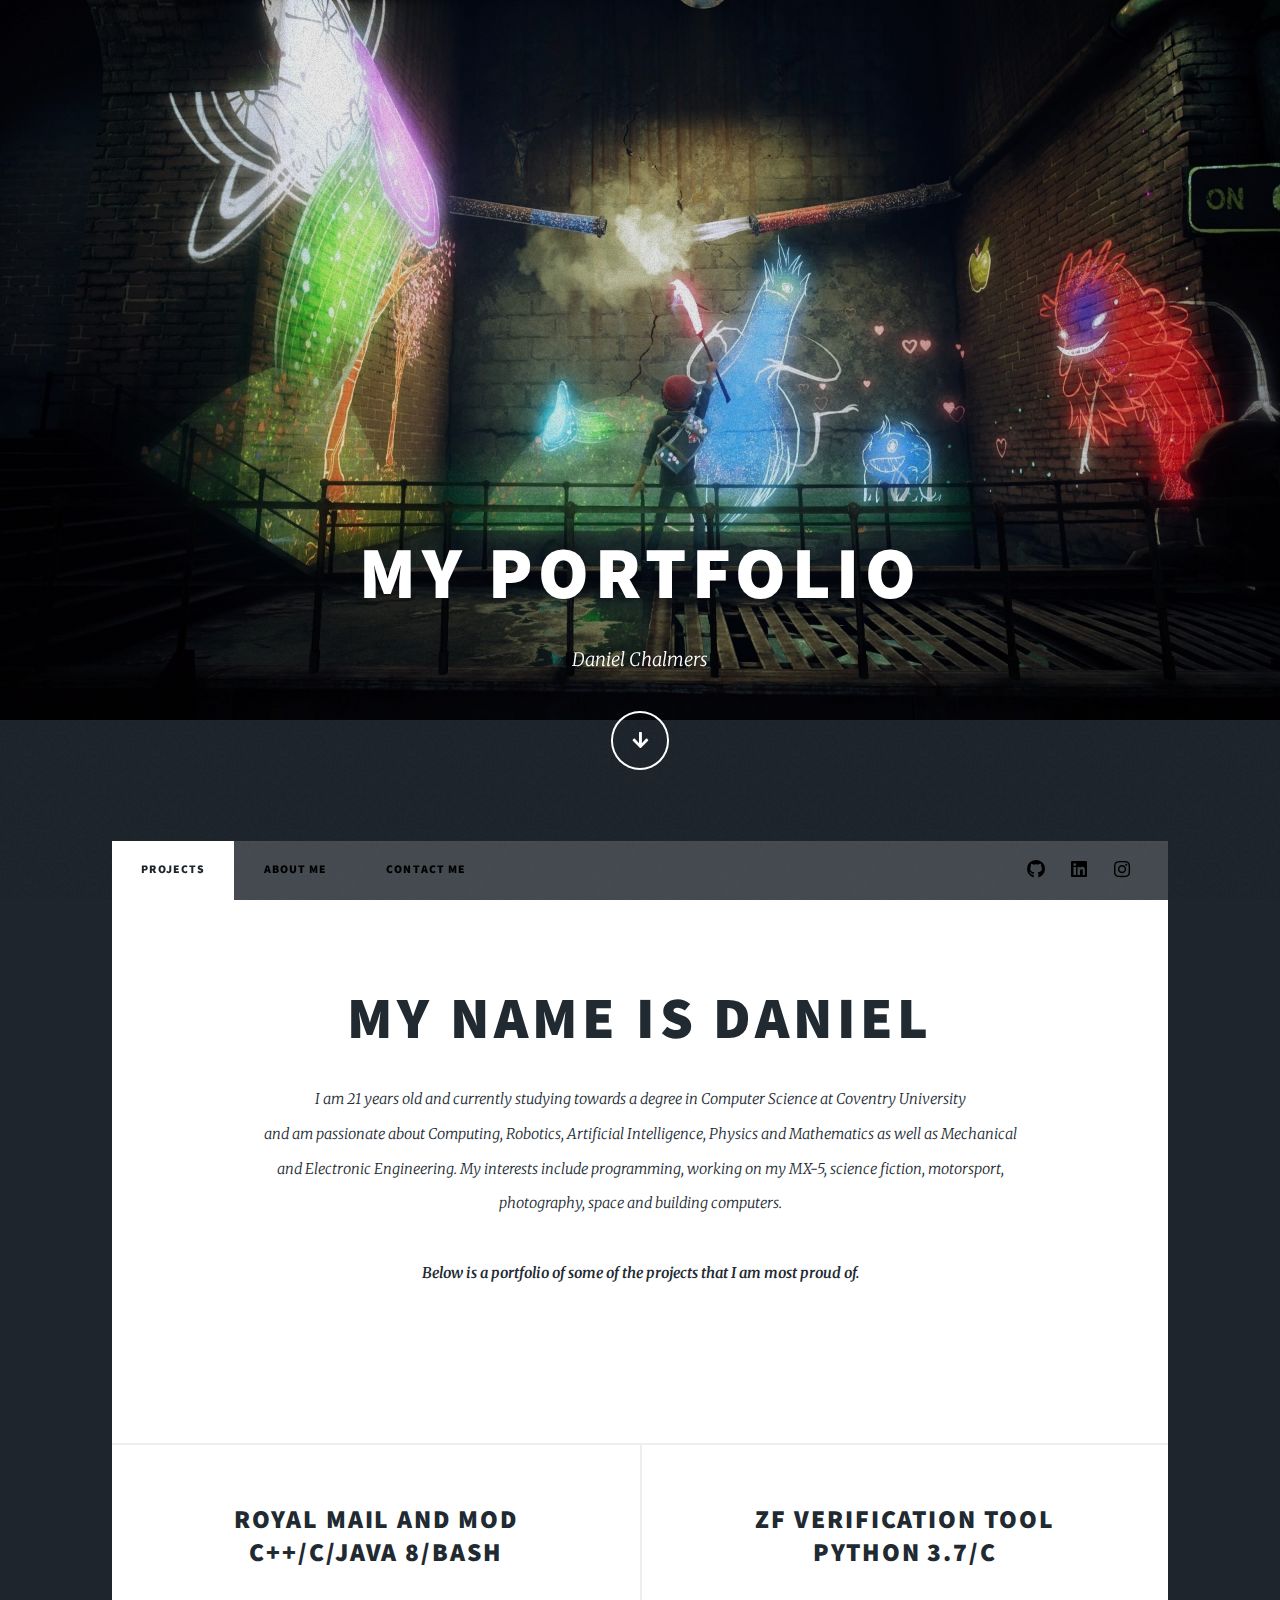
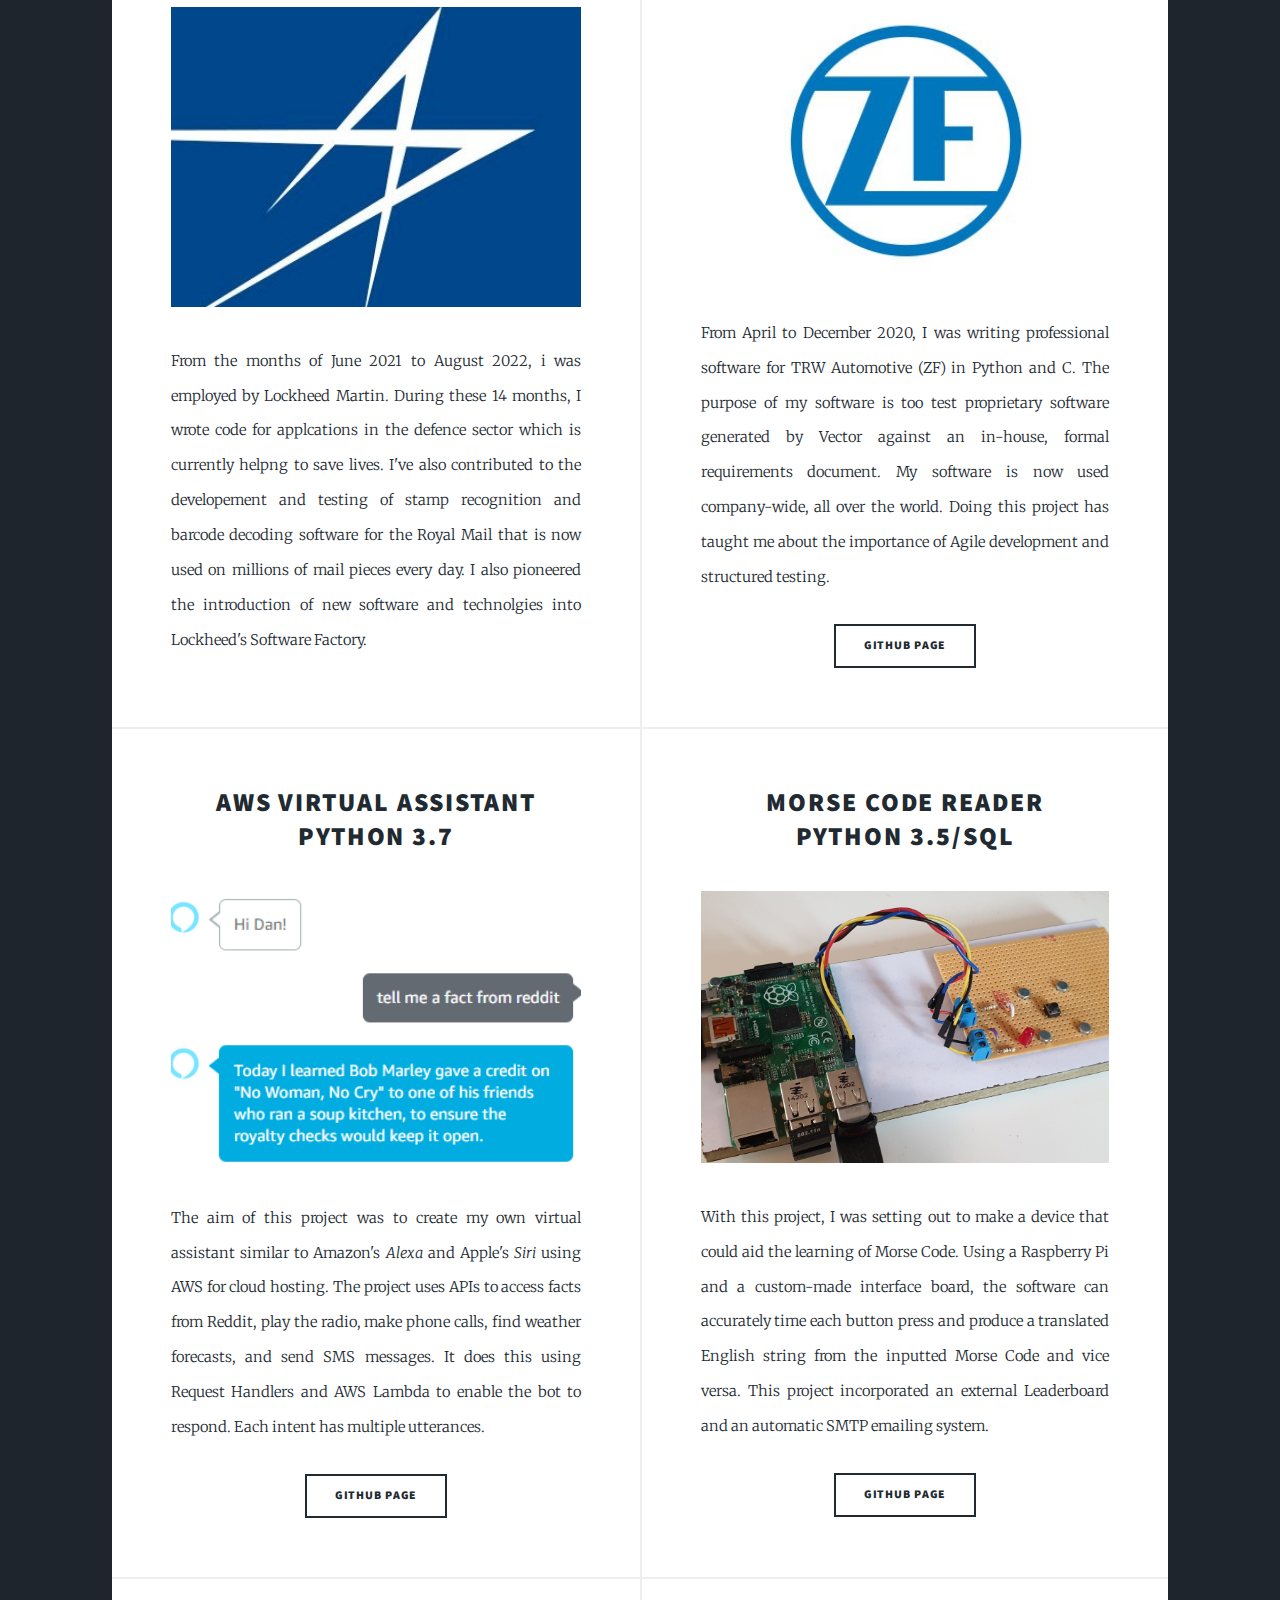
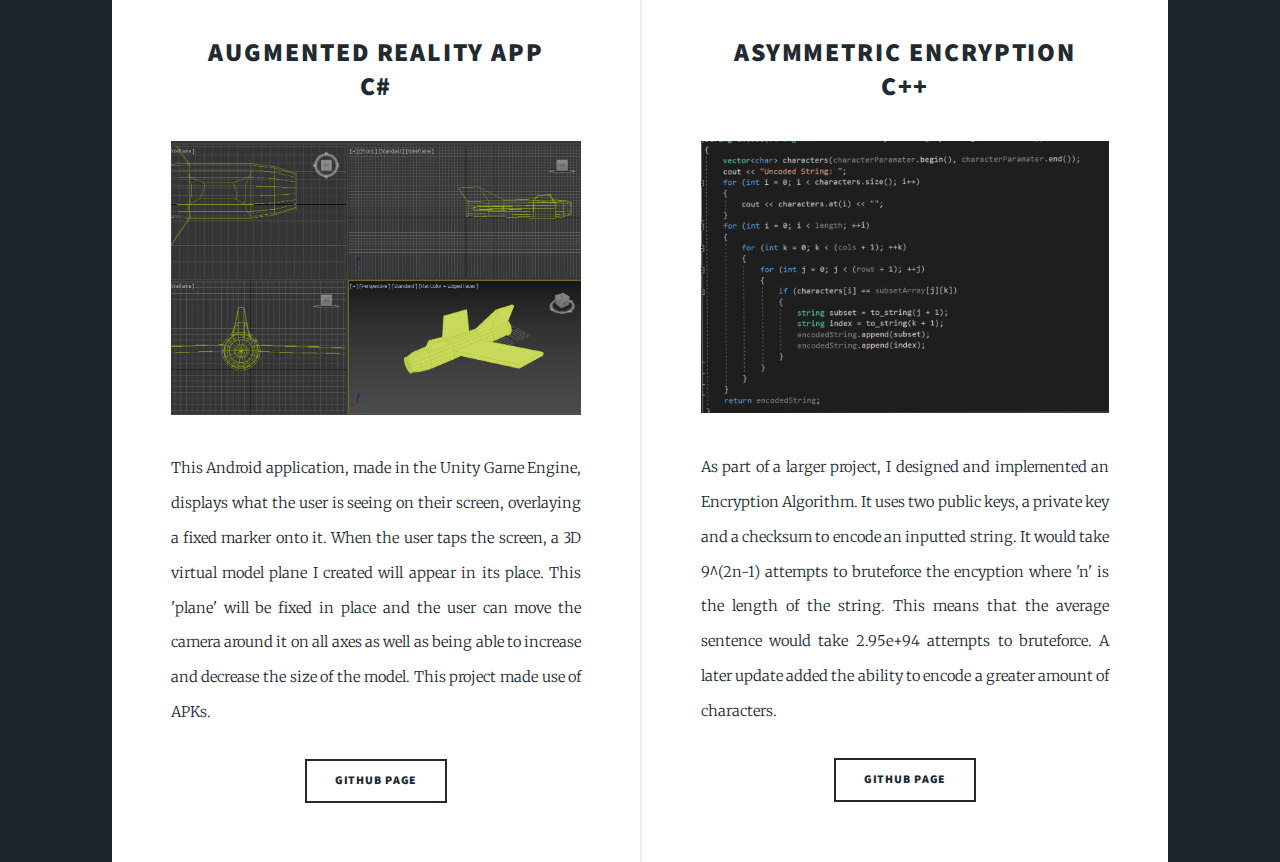
<file: index.html>
<!DOCTYPE HTML>


<html>
	<head>
		<link rel="icon" href="images/me3.jpg">
		<title>Daniel Chalmers Portfolio</title>
		<meta charset="utf-8" />
		<meta name="viewport" content="width=device-width, initial-scale=1, user-scalable=no" />
		<link rel="stylesheet" href="assets/css/main.css" />
		<noscript><link rel="stylesheet" href="assets/css/noscript.css" /></noscript>
	</head>
	<body class="is-preload">

		<!-- Wrapper -->
			<div id="wrapper" class="fade-in">

				<!-- Intro -->
					<div id="intro">
						<h1>My Portfolio</h1>
						<p>Daniel Chalmers</p>
						<ul class="actions">
							<li><a href="#header" class="button icon solid solo fa-arrow-down scrolly">Continue</a></li>
						</ul>
					</div>

				<!-- Header -->
					<header id="header">
						<a class="logo">Project Showcase</a>
					</header>

				<!-- Nav -->
					<nav id="nav">
						<ul class="links">
							<li class="active"><a href="index.html">Projects</a></li>
							<li><a href="generic.html">About Me</a></li>
							<li><a href="contact.html">Contact Me</a></li>
						</ul>
						<ul class="icons">
							<li><a href="https://github.com/Dan-Chalmers" target="_blank" class="icon brands fa-github"><span class="label">GitHub</span></a></li>
							<li><a href="https://www.linkedin.com/in/dan-chalmers-5b1b44194/" target="_balnk" class="icon brands fa-linkedin"><span class="label">linkedin</span></a></li>
							<li><a href="https://www.instagram.com/dan_chalmers26/?hl=en" target="_blank" class="icon brands fa-instagram"><span class="label">Instagram</span></a></li>
						</ul>
					</nav>

				<!-- Main -->
					<div id="main">
						<!-- Featured Post -->
							<article class="post featured">
								<header class="major">
									<h2>My Name is Daniel</br></h2>
									<p>I am 21 years old and currently studying towards a degree in Computer Science at Coventry University<br> and 
										am passionate about Computing, Robotics, Artificial Intelligence, Physics and Mathematics as well as Mechanical<br> and Electronic Engineering. 
										My interests include programming, working on my MX-5, science fiction, 
										motorsport,<br> photography, space and building computers. <br><br><b>Below is a portfolio of some of the projects that I am most proud of.</b></br></br>
									</p>
								</header>
							</article>

						<!-- Posts -->
							<section class="posts">
								<article>
									<header>
										<h2>Royal Mail and MoD<br />
										C++/C/Java 8/Bash</h2>
									</header>
									<a href="#" class="image fit"><img src="images/LM.jpg" alt="" height="300" /></a>
									<p>From the months of June 2021 to August 2022, i was employed by Lockheed Martin. During these 14 months, I wrote code for applcations in the defence sector which is currently helpng to save lives.
										I've also contributed to the developement and testing of stamp recognition and barcode decoding software for the Royal Mail that is now used on millions of mail pieces every day. I also pioneered the introduction of new
										software and technolgies into Lockheed's Software Factory.
									</p>
								</article>
								<article>
									<header>
										<h2>ZF Verification Tool<br />
										Python 3.7/C</h2>
									</header>
									<a class="image fit"><img src="images/ZF.jpg" alt="" /></a>
									<p>From April to December 2020, I was writing professional software for TRW Automotive (ZF) in Python and C. The purpose of my software is too test proprietary software generated by Vector against an in-house, formal requirements document. 
										My software is now used company-wide, all over the world. Doing this project has taught me about the importance of Agile development and structured testing.</p>
									<ul class="actions special">
										<li><a href="https://github.com/Dan-Chalmers/AutosarSourceCodeVerifier/tree/main" target="_blank" class="button">GitHub Page</a></li>
									</ul>
								</article>
								<article>
									<header>
										<h2>AWS Virtual Assistant<br />
										Python 3.7</h2>
									</header>
									<a class="image fit"><img src="images/botdave.png" alt="" /></a>
									<p>The aim of this project was to create my own virtual assistant similar to Amazon's <i>Alexa</i> and Apple's <i>Siri</i>
										 using AWS for cloud hosting. The project uses APIs to access facts from Reddit,
										 play the radio, make phone calls, find weather forecasts, and send SMS messages. It does this using Request Handlers and AWS Lambda to enable the bot to respond. Each intent has multiple utterances.</p>
									<ul class="actions special">
										<li><a href="https://github.com/Dan-Chalmers/AWS-Virtual-Assistant/tree/master" target="_blank" class="button">GitHub Page</a></li>
									</ul>
								</article>
								<article>
									<header>
										<h2>Morse Code Reader<br />
										Python 3.5/SQL</h2>
									</header>
									<a class="image fit"><img src="images/morsecode.jpg" alt="" /></a>
									<p>With this project, I was setting out to make a device that could aid the learning of Morse Code. Using a Raspberry Pi and a custom-made interface board, the software can accurately time each button press and produce a translated English string from the inputted Morse Code and vice versa.
										This project incorporated an external Leaderboard and an automatic SMTP emailing system.
									</p>
									<ul class="actions special">
										<li><a href="#" target="_blank" class="button">GitHub Page</a></li>
									</ul>
								</article>
								<article>
									<header>
										<h2>Augmented Reality App<br />
										C#</h2>
									</header>
									<a class="image fit"><img src="images/ARPlane.png" alt="" /></a>
									<p>This Android application, made in the Unity Game Engine, displays what the user is seeing on their screen, overlaying a fixed marker onto it.
										When the user taps the screen, a 3D virtual model plane I created will appear in its place. This 'plane' will be fixed in place and the user
										can move the camera around it on all axes as well as being able to increase and decrease the size of the model. This project made use of APKs.
									</p>
									<ul class="actions special">
										<li><a href="https://github.com/Dan-Chalmers/Augmented-Reality-App" target="_blank" class="button">GitHub Page</a></li>
									</ul>
								</article>
								<article>
									<header>
										<h2>Asymmetric Encryption<br />
										C++</h2>
									</header>
									<a href="#" class="image fit"><img src="images/encrypt.png" alt="" /></a>
									<p>As part of a larger project, I designed and implemented an Encryption Algorithm. It uses two public keys, a private key and a checksum to encode an
										inputted string. It would take 9^(2n-1) attempts to bruteforce the encyption where 'n' is the length of the string. This means that the average sentence
									 would take 2.95e+94 attempts to bruteforce. A later update added the ability to encode a greater amount of characters.</p>
									<ul class="actions special">
										<li><a href="https://github.com/Dan-Chalmers/Cpp-Encryption-Algorithm" target="_blank" class="button">GitHub Page</a></li>
									</ul>
								</article>
							</section>

					</div>
				
				
			</div>

		<!-- Scripts -->
			<script src="assets/js/jquery.min.js"></script>
			<script src="assets/js/jquery.scrollex.min.js"></script>
			<script src="assets/js/jquery.scrolly.min.js"></script>
			<script src="assets/js/browser.min.js"></script>
			<script src="assets/js/breakpoints.min.js"></script>
			<script src="assets/js/util.js"></script>
			<script src="assets/js/main.js"></script>

	</body>
</html>
</file>
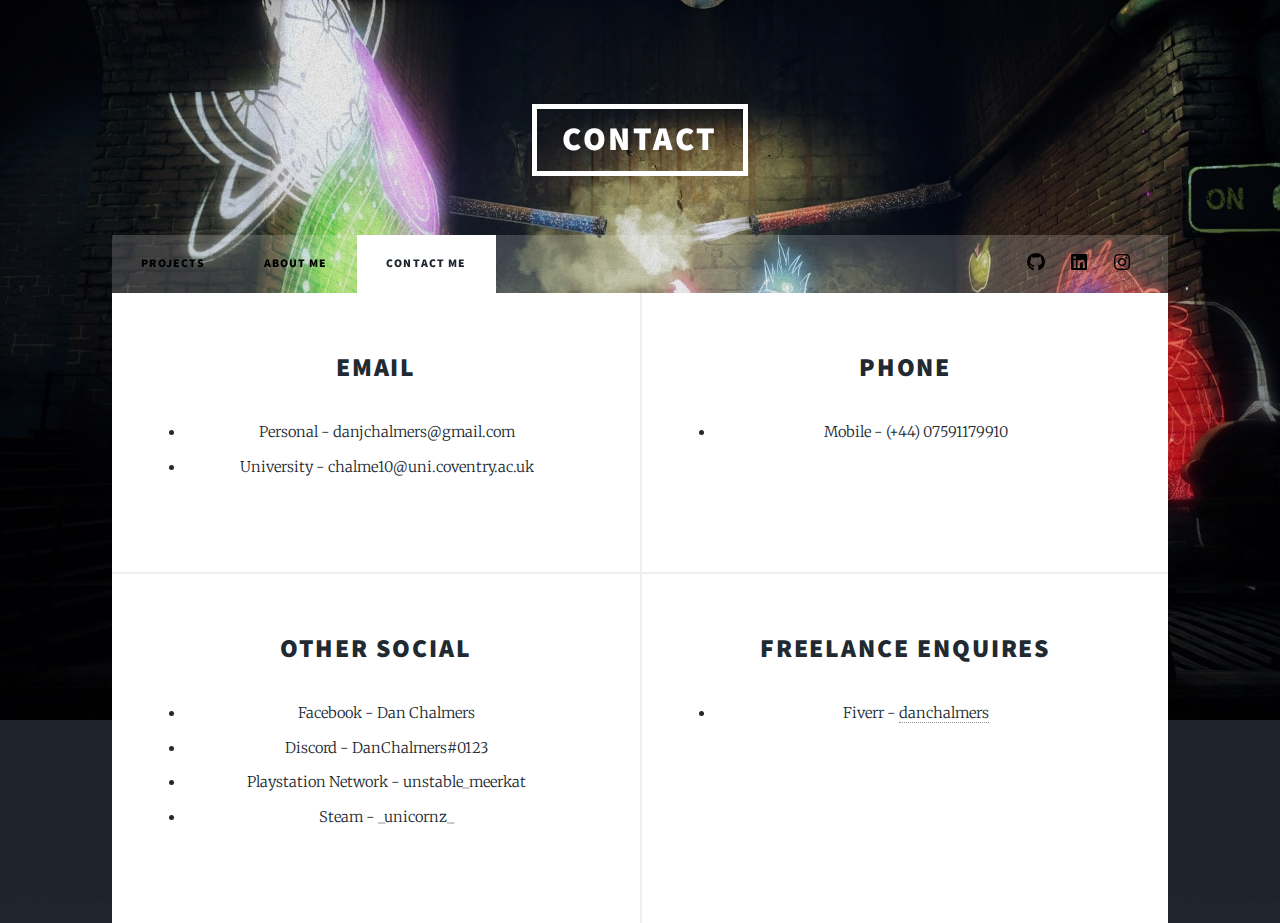
<file: contact.html>
<!DOCTYPE HTML>
<html>
	<head>
		<link rel="icon" href="images/me3.jpg">
		<title>Daniel Chalmers Portfolio</title>
		<meta charset="utf-8" />
		<meta name="viewport" content="width=device-width, initial-scale=1, user-scalable=no" />
		<link rel="stylesheet" href="assets/css/main.css" />
		<noscript><link rel="stylesheet" href="assets/css/noscript.css" /></noscript>
	</head>
	<body class="is-preload">

		<!-- Wrapper -->
			<div id="wrapper">

				<!-- Header -->
					<header id="header">
						<a class="logo">Contact</a>
					</header>

				<!-- Nav -->
					<nav id="nav">
						<ul class="links">
							<li><a href="index.html">Projects</a></li>
                            <li><a href="generic.html">About Me</a></li>
                            <li class="active"><a href="contact.html">Contact Me</a></li>
						</ul>
						<ul class="icons">
							<li><a href="https://github.com/Dan-Chalmers" target="_blank" class="icon brands fa-github"><span class="label">GitHub</span></a></li>
							<li><a href="https://www.linkedin.com/in/dan-chalmers-5b1b44194/" target="_blank" class="icon brands fa-linkedin"><span class="label">LinkedIn</span></a></li>
							<li><a href="https://www.instagram.com/dan_chalmers26/?hl=en" target="_blank" class="icon brands fa-instagram"><span class="label">Instagram</span></a></li>
						</ul>
					</nav>

				<!-- Main -->
					<div id="main">

						<section class="posts">
							<article>
								<header>
									<h2>Email</h2>
								</header>
								<p>
									<ul>
										<li>Personal - danjchalmers@gmail.com</li>
										<li>University - chalme10@uni.coventry.ac.uk</li>
									</ul>
								</p>
							</article>

							<article>
								<header>
									<h2>Phone</h2>
								</header>
								<p>
									<ul>
										<li>Mobile - (+44) 07591179910</li>
									</ul>
								</p>
								</article>

								<article>
									<header>
										<h2>Other Social</h2>
									</header>
									<p>
										<ul>
                                            <li>Facebook - Dan Chalmers</li>
                                            <li>Discord - DanChalmers#0123</li>
											<li>Playstation Network - unstable_meerkat</li>
											<li>Steam - _unicornz_</li>
										</ul>
									</p>
								</article>

								<article>
									<header>
										<h2>Freelance Enquires</h2>
									</header>
									<p>
										<ul>
											<li>Fiverr - <a href="https://www.fiverr.com/danchalmers?up_rollout=true" target="_blank">danchalmers</a></li>
										</ul>
									</p>
								</article>
							</section>

					</div>

				
			</div>

		<!-- Scripts -->
			<script src="assets/js/jquery.min.js"></script>
			<script src="assets/js/jquery.scrollex.min.js"></script>
			<script src="assets/js/jquery.scrolly.min.js"></script>
			<script src="assets/js/browser.min.js"></script>
			<script src="assets/js/breakpoints.min.js"></script>
			<script src="assets/js/util.js"></script>
			<script src="assets/js/main.js"></script>

	</body>
</html>
</file>
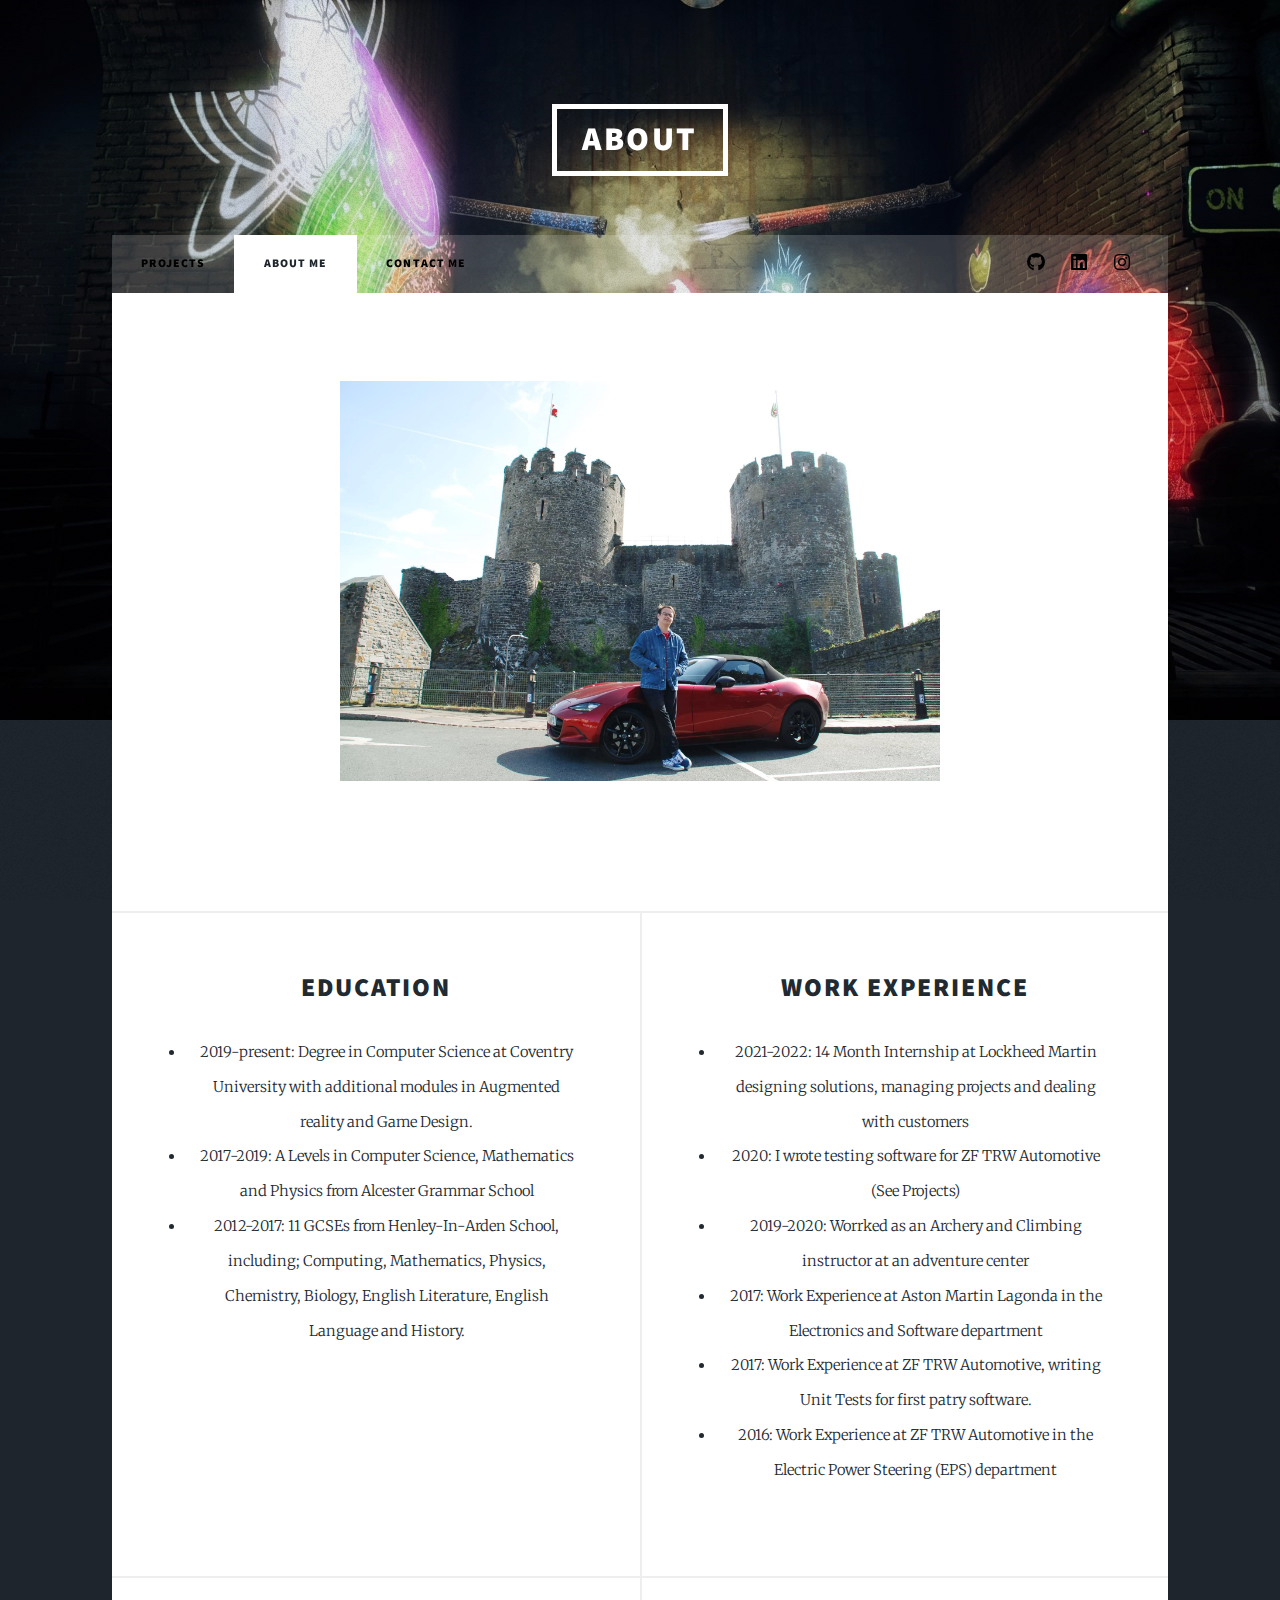
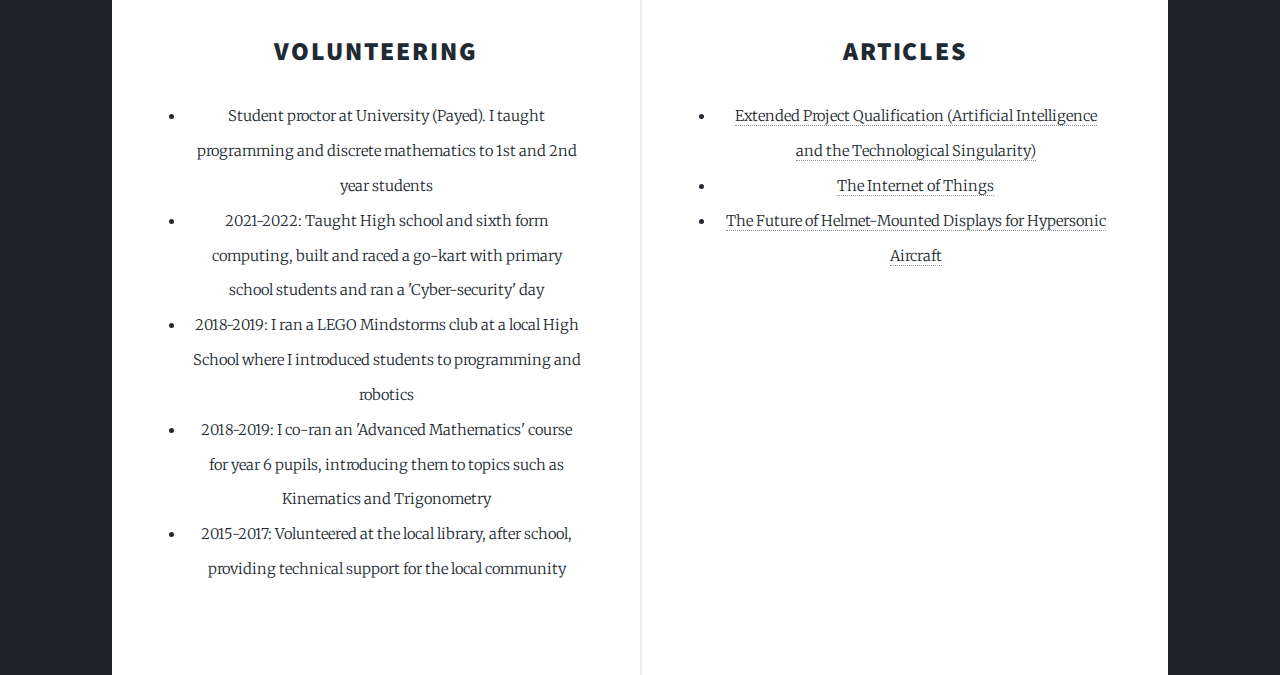
<file: generic.html>
<!DOCTYPE HTML>
<html>
	<head>
		<link rel="icon" href="images/me3.jpg">
		<title>Daniel Chalmers Portfolio</title>
		<meta charset="utf-8" />
		<meta name="viewport" content="width=device-width, initial-scale=1, user-scalable=no" />
		<link rel="stylesheet" href="assets/css/main.css" />
		<noscript><link rel="stylesheet" href="assets/css/noscript.css" /></noscript>
	</head>
	<body class="is-preload">

		<!-- Wrapper -->
			<div id="wrapper">

				<!-- Header -->
					<header id="header">
						<a class="logo">About</a>
					</header>

				<!-- Nav -->
					<nav id="nav">
						<ul class="links">
							<li><a href="index.html">Projects</a></li>
							<li class="active"><a href="generic.html">About Me</a></li>
							<li><a href="contact.html">Contact Me</a></li>
						</ul>
						<ul class="icons">
							<li><a href="https://github.com/Dan-Chalmers" target="_blank" class="icon brands fa-github"><span class="label">GitHub</span></a></li>
							<li><a href="https://www.linkedin.com/in/dan-chalmers-5b1b44194/" target="_blank" class="icon brands fa-linkedin"><span class="label">LinkedIn</span></a></li>
							<li><a href="https://www.instagram.com/dan_chalmers26/?hl=en" target="_blank" class="icon brands fa-instagram"><span class="label">Instagram</span></a></li>
						</ul>
					</nav>

				<!-- Main -->
					<div id="main">

						<article class="post featured">
							<header class="major">
								<p>
									<img src="images/meandcar.jpg" alt="" class="center" width="600" height="400"> <!--Aspect Ratio 3:2-->
								</p>
							</header>
						</article>

						<section class="posts">
							<article>
								<header>
									<h2>Education</h2>
								</header>
								<p>
									<ul>
										<li>2019-present: Degree in Computer Science at Coventry University with additional modules in Augmented reality and Game Design.</li>
										<li>2017-2019: A Levels in Computer Science, Mathematics and Physics from Alcester Grammar School</li>
										<li>2012-2017: 11 GCSEs from Henley-In-Arden School, including; Computing, Mathematics, Physics, Chemistry, Biology, English Literature, English Language and History.</li>
									</ul>
								</p>
							</article>

							<article>
								<header>
									<h2>Work Experience</h2>
								</header>
								<p>
									<ul>
										<li>2021-2022: 14 Month Internship at Lockheed Martin designing solutions, managing projects and dealing with customers</li>
										<li>2020: I wrote testing software for ZF TRW Automotive (See Projects)</li>
										<li>2019-2020: Worrked as an Archery and Climbing instructor at an adventure center</li>
										<li>2017: Work Experience at Aston Martin Lagonda in the Electronics and Software department</li>
										<li>2017: Work Experience at ZF TRW Automotive, writing Unit Tests for first patry software.</li>
										<li>2016: Work Experience at ZF TRW Automotive in the Electric Power Steering (EPS) department</li>
									</ul>
								</p>
								</article>

								<article>
									<header>
										<h2>Volunteering</h2>
									</header>
									<p>
										<ul>
											<li>Student proctor at University (Payed). I taught programming and discrete mathematics to 1st and 2nd year students</li>
											<li>2021-2022: Taught High school and sixth form computing, built and raced a go-kart with primary school students and ran a 'Cyber-security' day</li>
											<li>2018-2019: I ran a LEGO Mindstorms club at a local High School where I introduced students to programming and robotics</li>
											<li>2018-2019: I co-ran an 'Advanced Mathematics' course for year 6 pupils, introducing them to topics such as Kinematics and Trigonometry</li>
											<li>2015-2017: Volunteered at the local library, after school, providing technical support for the local community</li>
										</ul>
									</p>
								</article>

								<article>
									<header>
										<h2>Articles</h2>
									</header>
									<p>
										<ul>
											<li><a href="EPQ.pdf" target="_blank">Extended Project Qualification (Artificial Intelligence and the Technological Singularity)</a></li>
											<li><a href="The-Internet-of-Things.pdf" target="_blank">The Internet of Things</a></li>
											<li><a href="The Future of Helmet Mounted Displays.pdf" target="_blank">The Future of Helmet-Mounted Displays for Hypersonic Aircraft</a></li>
										</ul>
									</p>
								</article>
							</section>

					</div>

				
			</div>

		<!-- Scripts -->
			<script src="assets/js/jquery.min.js"></script>
			<script src="assets/js/jquery.scrollex.min.js"></script>
			<script src="assets/js/jquery.scrolly.min.js"></script>
			<script src="assets/js/browser.min.js"></script>
			<script src="assets/js/breakpoints.min.js"></script>
			<script src="assets/js/util.js"></script>
			<script src="assets/js/main.js"></script>

	</body>
</html>
</file>
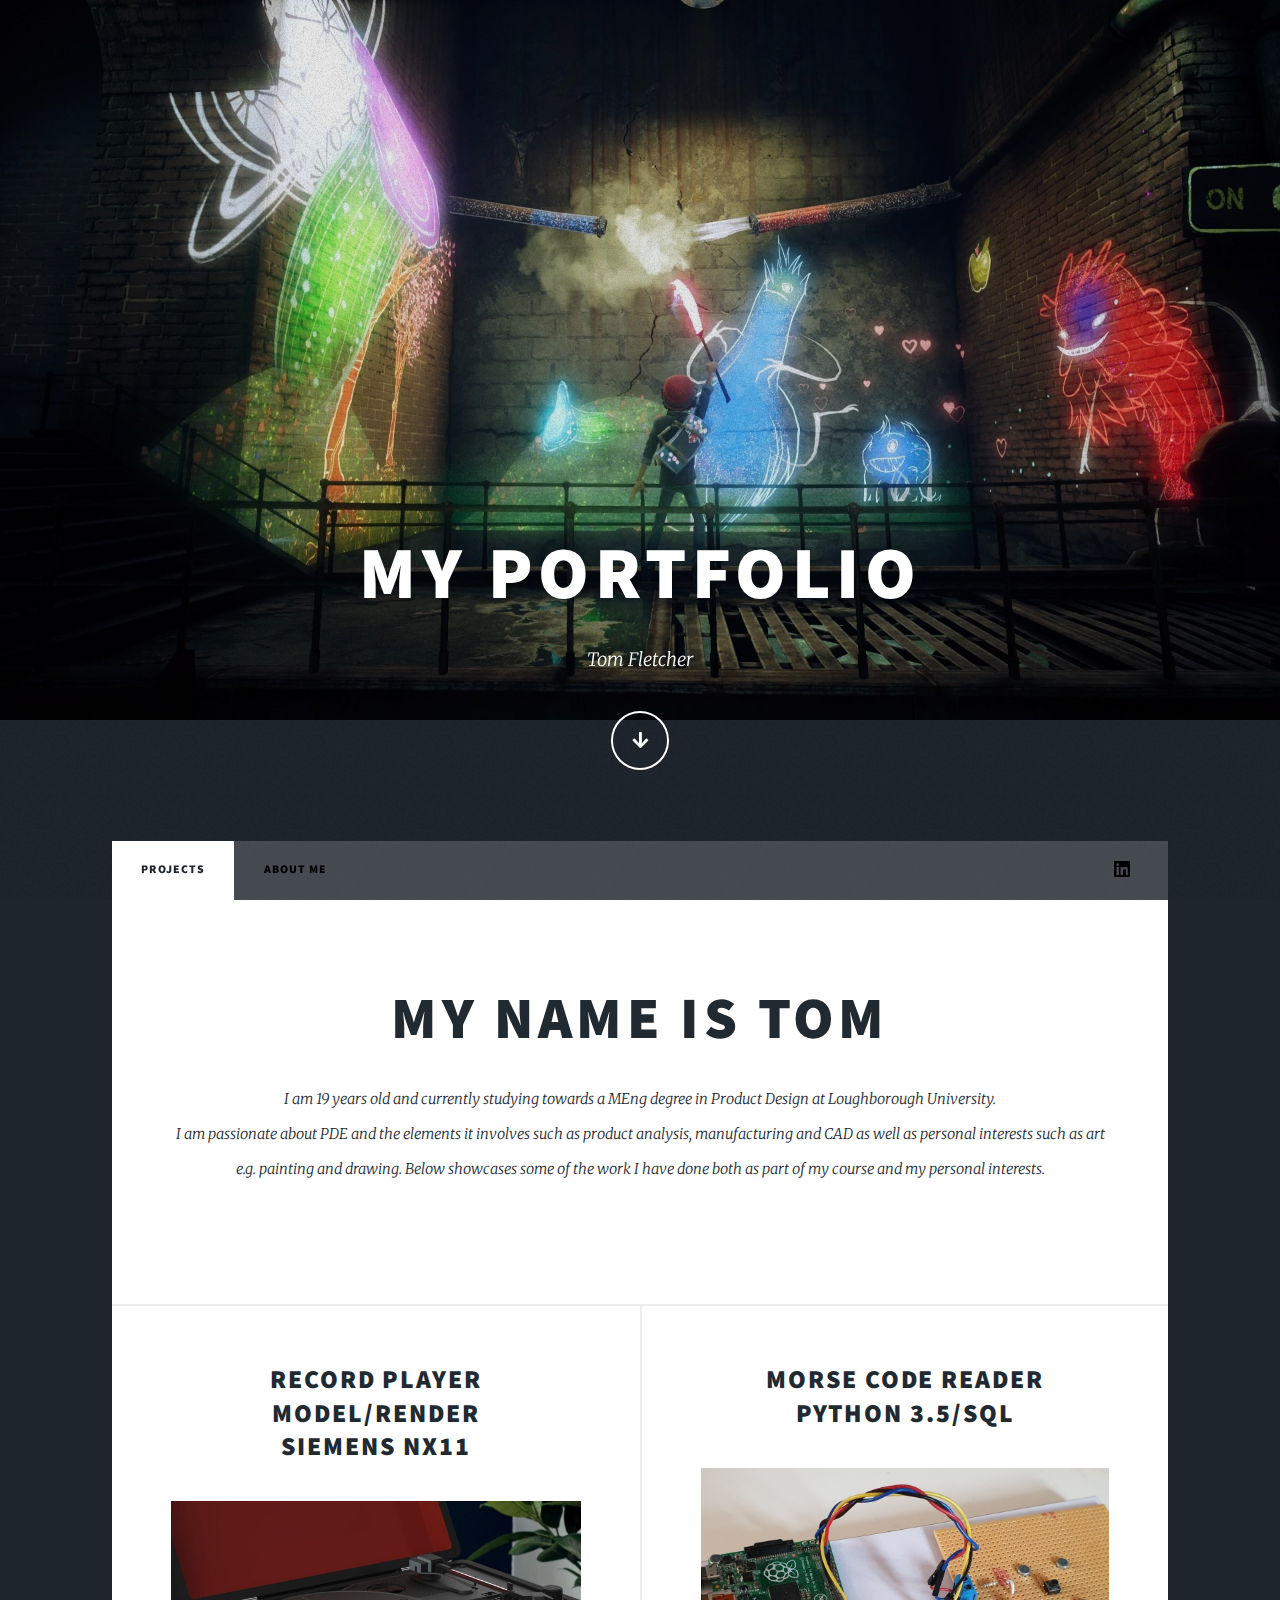
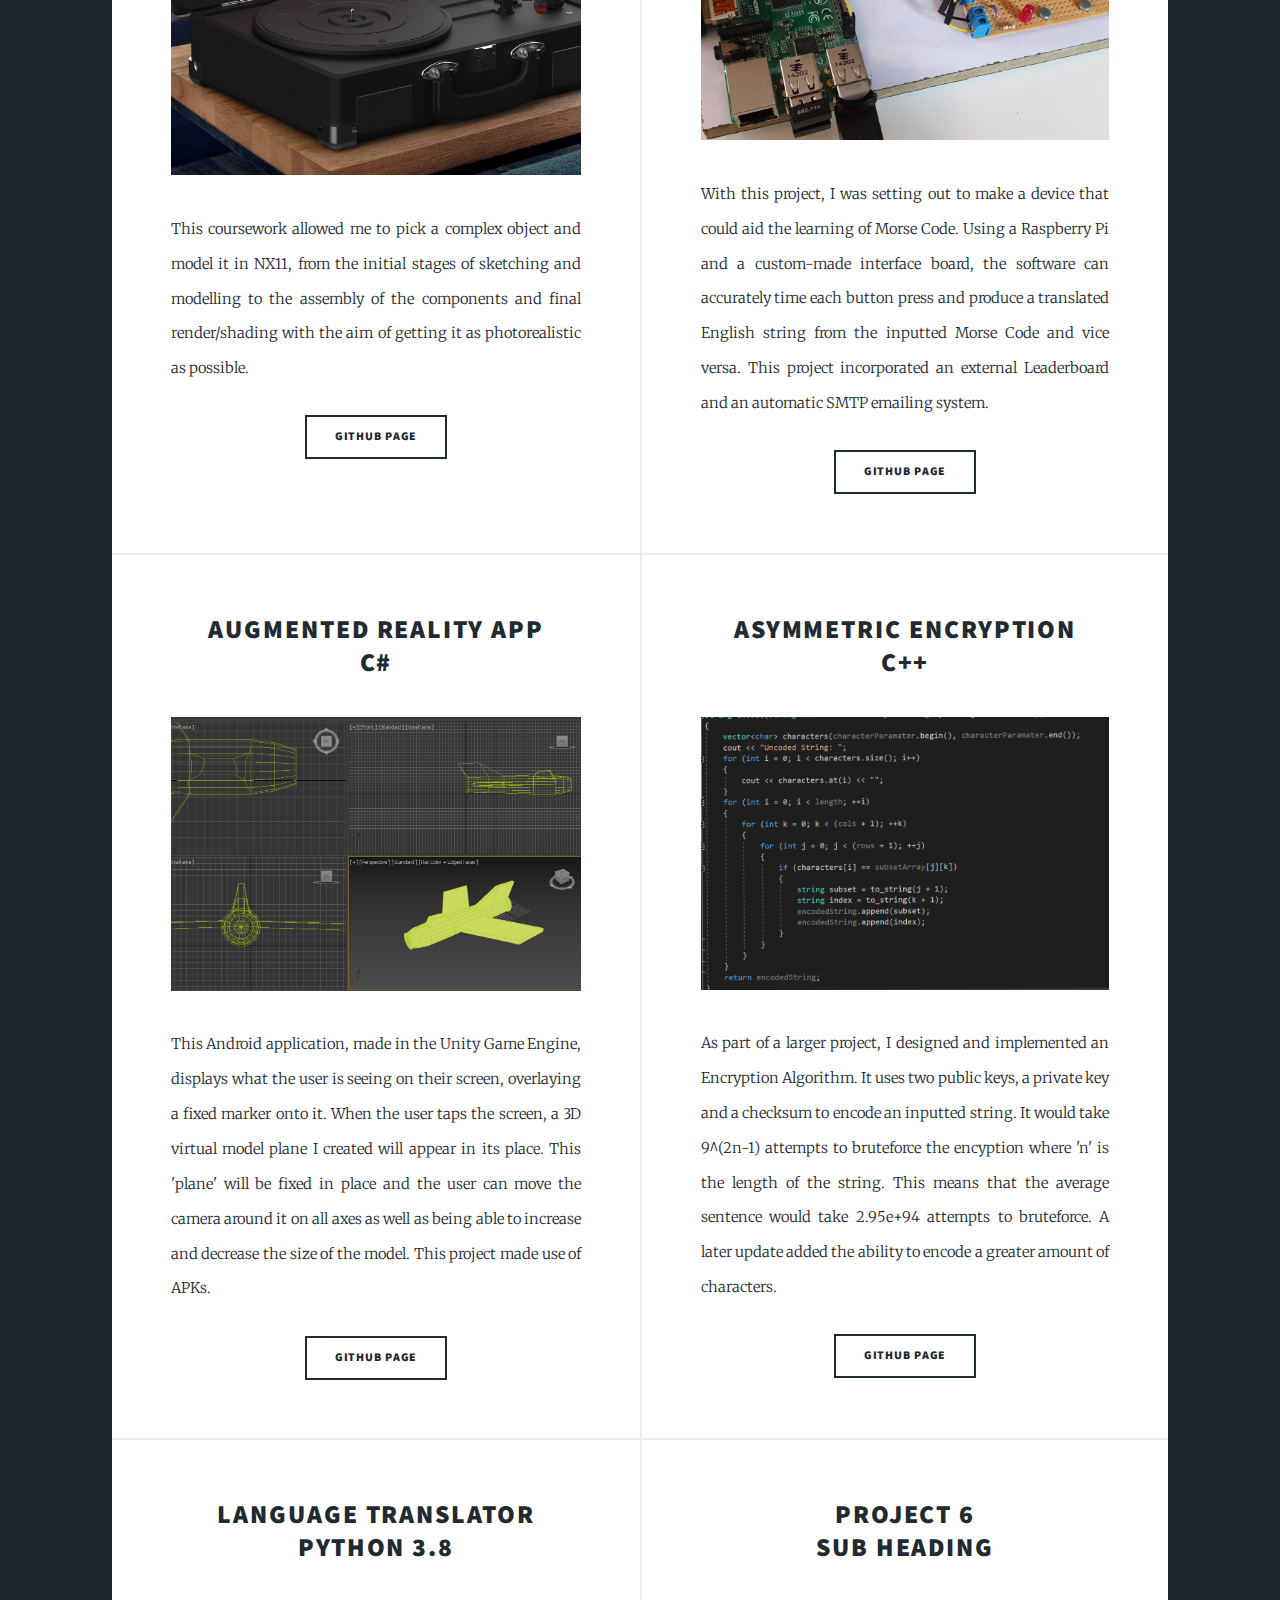
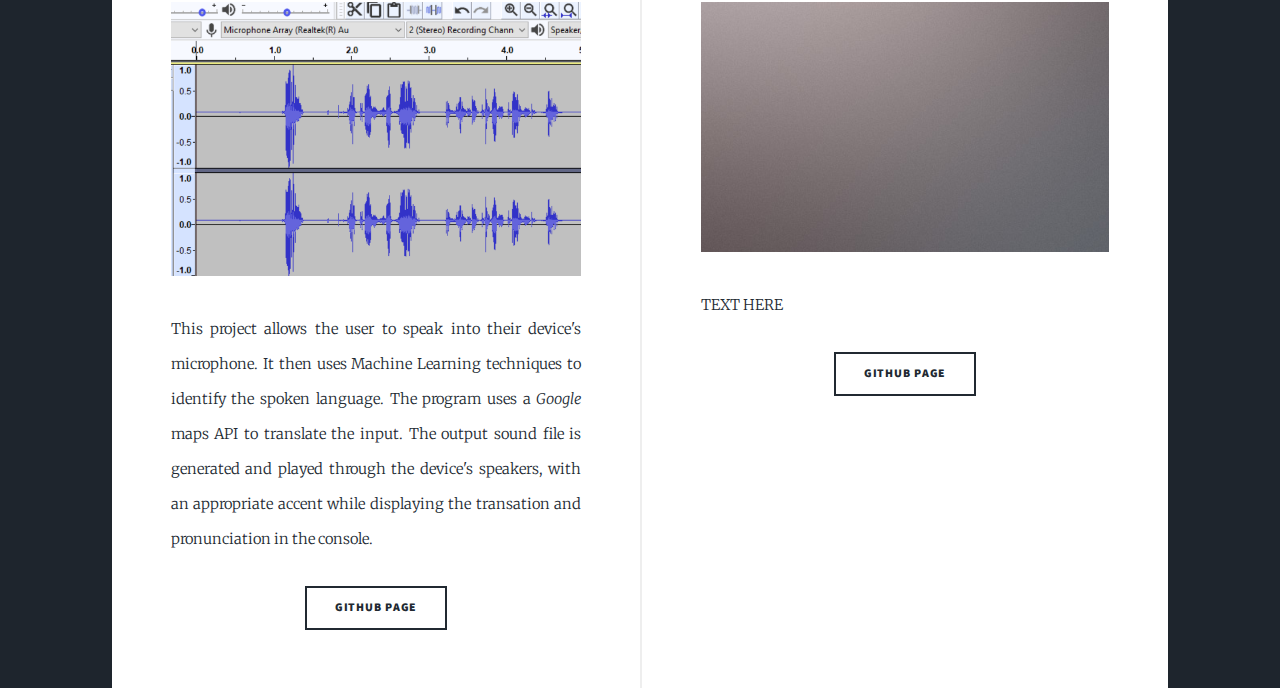
<file: main.html>
<!DOCTYPE HTML>


<html>
	<head>
		<title>Tom Fletcher Portfolio</title>
		<meta charset="utf-8" />
		<meta name="viewport" content="width=device-width, initial-scale=1, user-scalable=no" />
		<link rel="stylesheet" href="assets/css/main.css" />
		<noscript><link rel="stylesheet" href="assets/css/noscript.css" /></noscript>
	</head>
	<body class="is-preload">

		<!-- Wrapper -->
			<div id="wrapper" class="fade-in">

				<!-- Intro -->
					<div id="intro">
						<h1>My Portfolio</h1>
						<p>Tom Fletcher</p>
						<ul class="actions">
							<li><a href="#header" class="button icon solid solo fa-arrow-down scrolly">Continue</a></li>
						</ul>
					</div>

				<!-- Header -->
					<header id="header">
						<a class="logo">Project Showcase</a>
					</header>

				<!-- Nav -->
					<nav id="nav">
						<ul class="links">
							<li class="active"><a href="index.html">Projects</a></li>
							<li><a href="generic.html">About Me</a></li>
						</ul>
						<ul class="icons">
							<li><a href="https://www.linkedin.com/in/tom-hjfletcher/" target="_balnk" class="icon brands fa-linkedin"><span class="label">linkedin</span></a></li>
						</ul>
					</nav>

				<!-- Main -->
					<div id="main">
						<!-- Featured Post -->
							<article class="post featured">
								<header class="major">
									<h2>My name is Tom</br></h2>
									<p>I am 19 years old and currently studying towards a MEng degree in Product Design at Loughborough University.
                                        <br>I am passionate about PDE and the elements it involves such as product analysis, manufacturing and CAD as well as personal interests 
                                        such as art e.g. painting and drawing. Below showcases some of the work I have done both as part of my course and my personal interests.</br>
									</p>
								</header>
							</article>

						<!-- Posts -->
							<section class="posts">
								<article>
									<header>
										<h2>Record Player Model/Render<br />
										Siemens NX11</h2>
									</header>
									<a class="image fit"><img src="images/TOMrecordplayer.jpg" alt="" /></a>
									<p>
                                        This coursework allowed me to pick a complex object and model it in NX11, from the initial
                                         stages of sketching and modelling to the assembly of the components and final render/shading with
                                         the aim of getting it as photorealistic as possible.
                                    </p>
									<ul class="actions special">
										<li><a href="https://github.com/Dan-Chalmers/AWS-Virtual-Assistant/tree/master" target="_blank" class="button">GitHub Page</a></li>
									</ul>
								</article>
								<article>
									<header>
										<h2>Morse Code Reader<br />
										Python 3.5/SQL</h2>
									</header>
									<a class="image fit"><img src="images/morsecode.jpg" alt="" /></a>
									<p>With this project, I was setting out to make a device that could aid the learning of Morse Code. Using a Raspberry Pi and a custom-made interface board, the software can accurately time each button press and produce a translated English string from the inputted Morse Code and vice versa.
										This project incorporated an external Leaderboard and an automatic SMTP emailing system.
									</p>
									<ul class="actions special">
										<li><a href="#" target="_blank" class="button">GitHub Page</a></li>
									</ul>
								</article>
								<article>
									<header>
										<h2>Augmented Reality App<br />
										C#</h2>
									</header>
									<a class="image fit"><img src="images/ARPlane.png" alt="" /></a>
									<p>This Android application, made in the Unity Game Engine, displays what the user is seeing on their screen, overlaying a fixed marker onto it.
										When the user taps the screen, a 3D virtual model plane I created will appear in its place. This 'plane' will be fixed in place and the user
										can move the camera around it on all axes as well as being able to increase and decrease the size of the model. This project made use of APKs.
									</p>
									<ul class="actions special">
										<li><a href="https://github.com/Dan-Chalmers/Augmented-Reality-App" target="_blank" class="button">GitHub Page</a></li>
									</ul>
								</article>
								<article>
									<header>
										<h2>Asymmetric Encryption<br />
										C++</h2>
									</header>
									<a href="#" class="image fit"><img src="images/encrypt.png" alt="" /></a>
									<p>As part of a larger project, I designed and implemented an Encryption Algorithm. It uses two public keys, a private key and a checksum to encode an
										inputted string. It would take 9^(2n-1) attempts to bruteforce the encyption where 'n' is the length of the string. This means that the average sentence
									 would take 2.95e+94 attempts to bruteforce. A later update added the ability to encode a greater amount of characters.</p>
									<ul class="actions special">
										<li><a href="https://github.com/Dan-Chalmers/Cpp-Encryption-Algorithm" target="_blank" class="button">GitHub Page</a></li>
									</ul>
								</article>


								<article>
									<header>
										<h2>Language Translator<br />
										Python 3.8</h2>
									</header>
									<a class="image fit"><img src="images/speech.png" alt="" /></a>
									<p>This project allows the user to speak into their device's microphone. It then uses Machine Learning techniques to identify the spoken language.
										The program uses a <i>Google</i> maps API to translate the input. The output sound
										file is generated and played through the device's speakers, with an appropriate accent while displaying the transation and pronunciation in the console.
									</p>
									<ul class="actions special">
										<li><a href="https://github.com/Dan-Chalmers/Speech-to-Speech-Language-Translator" target="_blank" class="button">GitHub Page</a></li>
									</ul>
								</article>
								<article>
									<header>
										<h2>Project 6<br />
										Sub Heading</h2>
									</header>
									<a class="image fit"><img src="images/pic07.jpg" alt="" /></a>
									<p>TEXT HERE</p>
									<ul class="actions special">
										<li><a href="#" target="_blank" class="button">GitHub Page</a></li>
									</ul>
								</article>
							</section>

					</div>
				
				
			</div>

		<!-- Scripts -->
			<script src="assets/js/jquery.min.js"></script>
			<script src="assets/js/jquery.scrollex.min.js"></script>
			<script src="assets/js/jquery.scrolly.min.js"></script>
			<script src="assets/js/browser.min.js"></script>
			<script src="assets/js/breakpoints.min.js"></script>
			<script src="assets/js/util.js"></script>
			<script src="assets/js/main.js"></script>

	</body>
</html>
</file>
<file: assets/css/main.css>
@import url(fontawesome-all.min.css);
@import url("https://fonts.googleapis.com/css?family=Merriweather:300,700,300italic,700italic|Source+Sans+Pro:900");

html, body, div, span, applet, object,
iframe, h1, h2, h3, h4, h5, h6, p, blockquote,
pre, a, abbr, acronym, address, big, cite,
code, del, dfn, em, img, ins, kbd, q, s, samp,
small, strike, strong, sub, sup, tt, var, b,
u, i, center, dl, dt, dd, ol, ul, li, fieldset,
form, label, legend, table, caption, tbody,
tfoot, thead, tr, th, td, article, aside,
canvas, details, embed, figure, figcaption,
footer, header, hgroup, menu, nav, output, ruby,
section, summary, time, mark, audio, video {
	margin: 0;
	padding: 0;
	border: 0;
	font-size: 100%;
	font: inherit;
	vertical-align: baseline;}

article, aside, details, figcaption, figure,
footer, header, hgroup, menu, nav, section {
	display: block;}

body {
	line-height: 1;
}

ol, ul {
	list-style: none;
}

blockquote, q {
	quotes: none;
}

	blockquote:before, blockquote:after, q:before, q:after {
		content: '';
		content: none;
	}

table {
	border-collapse: collapse;
	border-spacing: 0;
}

body {
	-webkit-text-size-adjust: none;
}

mark {
	background-color: transparent;
	color: inherit;
}

input::-moz-focus-inner {
	border: 0;
	padding: 0;
}

input, select, textarea {
	-moz-appearance: none;
	-webkit-appearance: none;
	-ms-appearance: none;
	appearance: none;
}

/* Basic */

	@-ms-viewport {
		width: device-width;
	}

	body {
		-ms-overflow-style: scrollbar;
	}

	@media screen and (max-width: 480px) {

		html, body {
			min-width: 320px;
		}

	}

	html {
		box-sizing: border-box;
	}

	*, *:before, *:after {
		box-sizing: inherit;
	}

	body {
		background-color: #1e252d;
	}

		body.is-preload *, body.is-preload *:before, body.is-preload *:after {
			-moz-animation: none !important;
			-webkit-animation: none !important;
			-ms-animation: none !important;
			animation: none !important;
			-moz-transition: none !important;
			-webkit-transition: none !important;
			-ms-transition: none !important;
			transition: none !important;
		}

/* Type */

	html {
		font-size: 16pt;
	}

		@media screen and (max-width: 1680px) {

			html {
				font-size: 12pt;
			}

		}

		@media screen and (max-width: 1280px) {

			html {
				font-size: 11pt;
			}

		}

		@media screen and (max-width: 360px) {

			html {
				font-size: 10pt;
			}

		}

	body {
		color: #212931;
	}

	body, input, select, textarea {
		font-family: "Merriweather", Georgia, serif;
		font-weight: 300;
		font-size: 1rem;
		line-height: 2.375;
	}

	a {
		-moz-transition: color 0.2s ease-in-out, background-color 0.2s ease-in-out, border-color 0.2s ease-in-out, box-shadow 0.2s ease-in-out;
		-webkit-transition: color 0.2s ease-in-out, background-color 0.2s ease-in-out, border-color 0.2s ease-in-out, box-shadow 0.2s ease-in-out;
		-ms-transition: color 0.2s ease-in-out, background-color 0.2s ease-in-out, border-color 0.2s ease-in-out, box-shadow 0.2s ease-in-out;
		transition: color 0.2s ease-in-out, background-color 0.2s ease-in-out, border-color 0.2s ease-in-out, box-shadow 0.2s ease-in-out;
		border-bottom: dotted 1px;
		text-decoration: none;
	}

		a:hover {
			border-bottom-color: transparent;
		}

	strong, b {
		font-weight: 600;
	}

	em, i {
		font-style: italic;
	}

	p {
		text-align: justify;
		margin: 0 0 2rem 0;
	}

	h1, h2, h3, h4, h5, h6 {
		font-family: "Source Sans Pro", Helvetica, sans-serif;
		font-weight: 900;
		line-height: 1.5;
		letter-spacing: 0.075em;
		text-transform: uppercase;
		margin: 0 0 1rem 0;
	}

		h1 a, h2 a, h3 a, h4 a, h5 a, h6 a {
			border-bottom: 0;
			color: inherit;
			text-decoration: none;
		}

	h1 {
		font-size: 4rem;
		line-height: 1.1;
		margin: 0 0 2rem 0;
	}

	h2 {
		font-size: 1.75rem;
		line-height: 1.3;
		margin: 0 0 1.5rem 0;
	}

	h3 {
		font-size: 1.25rem;
		margin: 0 0 1.5rem 0;
	}

	h4 {
		font-size: 1rem;
	}

	h5 {
		font-size: 0.9rem;
	}

	h6 {
		font-size: 0.8rem;
	}

	sub {
		font-size: 0.8rem;
		position: relative;
		top: 0.5rem;
	}

	sup {
		font-size: 0.8rem;
		position: relative;
		top: -0.5rem;
	}

	blockquote {
		border-left: solid 4px;
		font-style: italic;
		margin: 0 0 2rem 0;
		padding: 0.5rem 0 0.5rem 2rem;
	}

	code {
		border: solid 2px;
		font-family: "Courier New", monospace;
		font-size: 0.9rem;
		margin: 0 0.25rem;
		padding: 0.25rem 0.65rem;
	}

	pre {
		-webkit-overflow-scrolling: touch;
		font-family: "Courier New", monospace;
		font-size: 0.9rem;
		margin: 0 0 2rem 0;
	}

		pre code {
			display: block;
			line-height: 1.75;
			padding: 1rem 1.5rem;
			overflow-x: auto;
		}

	hr {
		border: 0;
		border-bottom: solid 2px;
		margin: 3rem 0;
	}

		hr.major {
			margin: 5rem 0;
		}

	.align-left {
		text-align: left;
	}

	.align-center {
		text-align: center;
	}

	.align-right {
		text-align: right;
	}

	input, select, textarea {
		color: #212931;
	}

	a {
		color: #212931;
		border-bottom-color: rgba(33, 41, 49, 0.5);
	}

		a:hover {
			border-bottom-color: transparent;
			color: #18bfef !important;
		}

	strong, b {
		color: #212931;
	}

	h1, h2, h3, h4, h5, h6 {
		color: #212931;
	}

	blockquote {
		border-left-color: #eeeeee;
	}

	code {
		background: rgba(220, 220, 220, 0.25);
		border-color: #eeeeee;
	}

	hr {
		border-bottom-color: #eeeeee;
	}

/* Row */

	.row {
		display: flex;
		flex-wrap: wrap;
		box-sizing: border-box;
		align-items: stretch;
	}

		.row > * {
			box-sizing: border-box;
		}

		.row.gtr-uniform > * > :last-child {
			margin-bottom: 0;
		}

		.row.aln-left {
			justify-content: flex-start;
		}

		.row.aln-center {
			justify-content: center;
		}

		.row.aln-right {
			justify-content: flex-end;
		}

		.row.aln-top {
			align-items: flex-start;
		}

		.row.aln-middle {
			align-items: center;
		}

		.row.aln-bottom {
			align-items: flex-end;
		}

		.row > .imp {
			order: -1;
		}

		.row > .col-1 {
			width: 8.33333%;
		}

		.row > .off-1 {
			margin-left: 8.33333%;
		}

		.row > .col-2 {
			width: 16.66667%;
		}

		.row > .off-2 {
			margin-left: 16.66667%;
		}

		.row > .col-3 {
			width: 25%;
		}

		.row > .off-3 {
			margin-left: 25%;
		}

		.row > .col-4 {
			width: 33.33333%;
		}

		.row > .off-4 {
			margin-left: 33.33333%;
		}

		.row > .col-5 {
			width: 41.66667%;
		}

		.row > .off-5 {
			margin-left: 41.66667%;
		}

		.row > .col-6 {
			width: 50%;
		}

		.row > .off-6 {
			margin-left: 50%;
		}

		.row > .col-7 {
			width: 58.33333%;
		}

		.row > .off-7 {
			margin-left: 58.33333%;
		}

		.row > .col-8 {
			width: 66.66667%;
		}

		.row > .off-8 {
			margin-left: 66.66667%;
		}

		.row > .col-9 {
			width: 75%;
		}

		.row > .off-9 {
			margin-left: 75%;
		}

		.row > .col-10 {
			width: 83.33333%;
		}

		.row > .off-10 {
			margin-left: 83.33333%;
		}

		.row > .col-11 {
			width: 91.66667%;
		}

		.row > .off-11 {
			margin-left: 91.66667%;
		}

		.row > .col-12 {
			width: 100%;
		}

		.row > .off-12 {
			margin-left: 100%;
		}

		.row.gtr-0 {
			margin-top: 0;
			margin-left: 0rem;
		}

			.row.gtr-0 > * {
				padding: 0 0 0 0rem;
			}

			.row.gtr-0.gtr-uniform {
				margin-top: 0rem;
			}

				.row.gtr-0.gtr-uniform > * {
					padding-top: 0rem;
				}

		.row.gtr-25 {
			margin-top: 0;
			margin-left: -0.375rem;
		}

			.row.gtr-25 > * {
				padding: 0 0 0 0.375rem;
			}

			.row.gtr-25.gtr-uniform {
				margin-top: -0.375rem;
			}

				.row.gtr-25.gtr-uniform > * {
					padding-top: 0.375rem;
				}

		.row.gtr-50 {
			margin-top: 0;
			margin-left: -0.75rem;
		}

			.row.gtr-50 > * {
				padding: 0 0 0 0.75rem;
			}

			.row.gtr-50.gtr-uniform {
				margin-top: -0.75rem;
			}

				.row.gtr-50.gtr-uniform > * {
					padding-top: 0.75rem;
				}

		.row {
			margin-top: 0;
			margin-left: -1.5rem;
		}

			.row > * {
				padding: 0 0 0 1.5rem;
			}

			.row.gtr-uniform {
				margin-top: -1.5rem;
			}

				.row.gtr-uniform > * {
					padding-top: 1.5rem;
				}

		.row.gtr-150 {
			margin-top: 0;
			margin-left: -2.25rem;
		}

			.row.gtr-150 > * {
				padding: 0 0 0 2.25rem;
			}

			.row.gtr-150.gtr-uniform {
				margin-top: -2.25rem;
			}

				.row.gtr-150.gtr-uniform > * {
					padding-top: 2.25rem;
				}

		.row.gtr-200 {
			margin-top: 0;
			margin-left: -3rem;
		}

			.row.gtr-200 > * {
				padding: 0 0 0 3rem;
			}

			.row.gtr-200.gtr-uniform {
				margin-top: -3rem;
			}

				.row.gtr-200.gtr-uniform > * {
					padding-top: 3rem;
				}

		@media screen and (max-width: 1680px) {

			.row {
				display: flex;
				flex-wrap: wrap;
				box-sizing: border-box;
				align-items: stretch;
			}

				.row > * {
					box-sizing: border-box;
				}

				.row.gtr-uniform > * > :last-child {
					margin-bottom: 0;
				}

				.row.aln-left {
					justify-content: flex-start;
				}

				.row.aln-center {
					justify-content: center;
				}

				.row.aln-right {
					justify-content: flex-end;
				}

				.row.aln-top {
					align-items: flex-start;
				}

				.row.aln-middle {
					align-items: center;
				}

				.row.aln-bottom {
					align-items: flex-end;
				}

				.row > .imp-xlarge {
					order: -1;
				}

				.row > .col-1-xlarge {
					width: 8.33333%;
				}

				.row > .off-1-xlarge {
					margin-left: 8.33333%;
				}

				.row > .col-2-xlarge {
					width: 16.66667%;
				}

				.row > .off-2-xlarge {
					margin-left: 16.66667%;
				}

				.row > .col-3-xlarge {
					width: 25%;
				}

				.row > .off-3-xlarge {
					margin-left: 25%;
				}

				.row > .col-4-xlarge {
					width: 33.33333%;
				}

				.row > .off-4-xlarge {
					margin-left: 33.33333%;
				}

				.row > .col-5-xlarge {
					width: 41.66667%;
				}

				.row > .off-5-xlarge {
					margin-left: 41.66667%;
				}

				.row > .col-6-xlarge {
					width: 50%;
				}

				.row > .off-6-xlarge {
					margin-left: 50%;
				}

				.row > .col-7-xlarge {
					width: 58.33333%;
				}

				.row > .off-7-xlarge {
					margin-left: 58.33333%;
				}

				.row > .col-8-xlarge {
					width: 66.66667%;
				}

				.row > .off-8-xlarge {
					margin-left: 66.66667%;
				}

				.row > .col-9-xlarge {
					width: 75%;
				}

				.row > .off-9-xlarge {
					margin-left: 75%;
				}

				.row > .col-10-xlarge {
					width: 83.33333%;
				}

				.row > .off-10-xlarge {
					margin-left: 83.33333%;
				}

				.row > .col-11-xlarge {
					width: 91.66667%;
				}

				.row > .off-11-xlarge {
					margin-left: 91.66667%;
				}

				.row > .col-12-xlarge {
					width: 100%;
				}

				.row > .off-12-xlarge {
					margin-left: 100%;
				}

				.row.gtr-0 {
					margin-top: 0;
					margin-left: 0rem;
				}

					.row.gtr-0 > * {
						padding: 0 0 0 0rem;
					}

					.row.gtr-0.gtr-uniform {
						margin-top: 0rem;
					}

						.row.gtr-0.gtr-uniform > * {
							padding-top: 0rem;
						}

				.row.gtr-25 {
					margin-top: 0;
					margin-left: -0.375rem;
				}

					.row.gtr-25 > * {
						padding: 0 0 0 0.375rem;
					}

					.row.gtr-25.gtr-uniform {
						margin-top: -0.375rem;
					}

						.row.gtr-25.gtr-uniform > * {
							padding-top: 0.375rem;
						}

				.row.gtr-50 {
					margin-top: 0;
					margin-left: -0.75rem;
				}

					.row.gtr-50 > * {
						padding: 0 0 0 0.75rem;
					}

					.row.gtr-50.gtr-uniform {
						margin-top: -0.75rem;
					}

						.row.gtr-50.gtr-uniform > * {
							padding-top: 0.75rem;
						}

				.row {
					margin-top: 0;
					margin-left: -1.5rem;
				}

					.row > * {
						padding: 0 0 0 1.5rem;
					}

					.row.gtr-uniform {
						margin-top: -1.5rem;
					}

						.row.gtr-uniform > * {
							padding-top: 1.5rem;
						}

				.row.gtr-150 {
					margin-top: 0;
					margin-left: -2.25rem;
				}

					.row.gtr-150 > * {
						padding: 0 0 0 2.25rem;
					}

					.row.gtr-150.gtr-uniform {
						margin-top: -2.25rem;
					}

						.row.gtr-150.gtr-uniform > * {
							padding-top: 2.25rem;
						}

				.row.gtr-200 {
					margin-top: 0;
					margin-left: -3rem;
				}

					.row.gtr-200 > * {
						padding: 0 0 0 3rem;
					}

					.row.gtr-200.gtr-uniform {
						margin-top: -3rem;
					}

						.row.gtr-200.gtr-uniform > * {
							padding-top: 3rem;
						}

		}

		@media screen and (max-width: 1280px) {

			.row {
				display: flex;
				flex-wrap: wrap;
				box-sizing: border-box;
				align-items: stretch;
			}

				.row > * {
					box-sizing: border-box;
				}

				.row.gtr-uniform > * > :last-child {
					margin-bottom: 0;
				}

				.row.aln-left {
					justify-content: flex-start;
				}

				.row.aln-center {
					justify-content: center;
				}

				.row.aln-right {
					justify-content: flex-end;
				}

				.row.aln-top {
					align-items: flex-start;
				}

				.row.aln-middle {
					align-items: center;
				}

				.row.aln-bottom {
					align-items: flex-end;
				}

				.row > .imp-large {
					order: -1;
				}

				.row > .col-1-large {
					width: 8.33333%;
				}

				.row > .off-1-large {
					margin-left: 8.33333%;
				}

				.row > .col-2-large {
					width: 16.66667%;
				}

				.row > .off-2-large {
					margin-left: 16.66667%;
				}

				.row > .col-3-large {
					width: 25%;
				}

				.row > .off-3-large {
					margin-left: 25%;
				}

				.row > .col-4-large {
					width: 33.33333%;
				}

				.row > .off-4-large {
					margin-left: 33.33333%;
				}

				.row > .col-5-large {
					width: 41.66667%;
				}

				.row > .off-5-large {
					margin-left: 41.66667%;
				}

				.row > .col-6-large {
					width: 50%;
				}

				.row > .off-6-large {
					margin-left: 50%;
				}

				.row > .col-7-large {
					width: 58.33333%;
				}

				.row > .off-7-large {
					margin-left: 58.33333%;
				}

				.row > .col-8-large {
					width: 66.66667%;
				}

				.row > .off-8-large {
					margin-left: 66.66667%;
				}

				.row > .col-9-large {
					width: 75%;
				}

				.row > .off-9-large {
					margin-left: 75%;
				}

				.row > .col-10-large {
					width: 83.33333%;
				}

				.row > .off-10-large {
					margin-left: 83.33333%;
				}

				.row > .col-11-large {
					width: 91.66667%;
				}

				.row > .off-11-large {
					margin-left: 91.66667%;
				}

				.row > .col-12-large {
					width: 100%;
				}

				.row > .off-12-large {
					margin-left: 100%;
				}

				.row.gtr-0 {
					margin-top: 0;
					margin-left: 0rem;
				}

					.row.gtr-0 > * {
						padding: 0 0 0 0rem;
					}

					.row.gtr-0.gtr-uniform {
						margin-top: 0rem;
					}

						.row.gtr-0.gtr-uniform > * {
							padding-top: 0rem;
						}

				.row.gtr-25 {
					margin-top: 0;
					margin-left: -0.375rem;
				}

					.row.gtr-25 > * {
						padding: 0 0 0 0.375rem;
					}

					.row.gtr-25.gtr-uniform {
						margin-top: -0.375rem;
					}

						.row.gtr-25.gtr-uniform > * {
							padding-top: 0.375rem;
						}

				.row.gtr-50 {
					margin-top: 0;
					margin-left: -0.75rem;
				}

					.row.gtr-50 > * {
						padding: 0 0 0 0.75rem;
					}

					.row.gtr-50.gtr-uniform {
						margin-top: -0.75rem;
					}

						.row.gtr-50.gtr-uniform > * {
							padding-top: 0.75rem;
						}

				.row {
					margin-top: 0;
					margin-left: -1.5rem;
				}

					.row > * {
						padding: 0 0 0 1.5rem;
					}

					.row.gtr-uniform {
						margin-top: -1.5rem;
					}

						.row.gtr-uniform > * {
							padding-top: 1.5rem;
						}

				.row.gtr-150 {
					margin-top: 0;
					margin-left: -2.25rem;
				}

					.row.gtr-150 > * {
						padding: 0 0 0 2.25rem;
					}

					.row.gtr-150.gtr-uniform {
						margin-top: -2.25rem;
					}

						.row.gtr-150.gtr-uniform > * {
							padding-top: 2.25rem;
						}

				.row.gtr-200 {
					margin-top: 0;
					margin-left: -3rem;
				}

					.row.gtr-200 > * {
						padding: 0 0 0 3rem;
					}

					.row.gtr-200.gtr-uniform {
						margin-top: -3rem;
					}

						.row.gtr-200.gtr-uniform > * {
							padding-top: 3rem;
						}

		}

		@media screen and (max-width: 980px) {

			.row {
				display: flex;
				flex-wrap: wrap;
				box-sizing: border-box;
				align-items: stretch;
			}

				.row > * {
					box-sizing: border-box;
				}

				.row.gtr-uniform > * > :last-child {
					margin-bottom: 0;
				}

				.row.aln-left {
					justify-content: flex-start;
				}

				.row.aln-center {
					justify-content: center;
				}

				.row.aln-right {
					justify-content: flex-end;
				}

				.row.aln-top {
					align-items: flex-start;
				}

				.row.aln-middle {
					align-items: center;
				}

				.row.aln-bottom {
					align-items: flex-end;
				}

				.row > .imp-medium {
					order: -1;
				}

				.row > .col-1-medium {
					width: 8.33333%;
				}

				.row > .off-1-medium {
					margin-left: 8.33333%;
				}

				.row > .col-2-medium {
					width: 16.66667%;
				}

				.row > .off-2-medium {
					margin-left: 16.66667%;
				}

				.row > .col-3-medium {
					width: 25%;
				}

				.row > .off-3-medium {
					margin-left: 25%;
				}

				.row > .col-4-medium {
					width: 33.33333%;
				}

				.row > .off-4-medium {
					margin-left: 33.33333%;
				}

				.row > .col-5-medium {
					width: 41.66667%;
				}

				.row > .off-5-medium {
					margin-left: 41.66667%;
				}

				.row > .col-6-medium {
					width: 50%;
				}

				.row > .off-6-medium {
					margin-left: 50%;
				}

				.row > .col-7-medium {
					width: 58.33333%;
				}

				.row > .off-7-medium {
					margin-left: 58.33333%;
				}

				.row > .col-8-medium {
					width: 66.66667%;
				}

				.row > .off-8-medium {
					margin-left: 66.66667%;
				}

				.row > .col-9-medium {
					width: 75%;
				}

				.row > .off-9-medium {
					margin-left: 75%;
				}

				.row > .col-10-medium {
					width: 83.33333%;
				}

				.row > .off-10-medium {
					margin-left: 83.33333%;
				}

				.row > .col-11-medium {
					width: 91.66667%;
				}

				.row > .off-11-medium {
					margin-left: 91.66667%;
				}

				.row > .col-12-medium {
					width: 100%;
				}

				.row > .off-12-medium {
					margin-left: 100%;
				}

				.row.gtr-0 {
					margin-top: 0;
					margin-left: 0rem;
				}

					.row.gtr-0 > * {
						padding: 0 0 0 0rem;
					}

					.row.gtr-0.gtr-uniform {
						margin-top: 0rem;
					}

						.row.gtr-0.gtr-uniform > * {
							padding-top: 0rem;
						}

				.row.gtr-25 {
					margin-top: 0;
					margin-left: -0.375rem;
				}

					.row.gtr-25 > * {
						padding: 0 0 0 0.375rem;
					}

					.row.gtr-25.gtr-uniform {
						margin-top: -0.375rem;
					}

						.row.gtr-25.gtr-uniform > * {
							padding-top: 0.375rem;
						}

				.row.gtr-50 {
					margin-top: 0;
					margin-left: -0.75rem;
				}

					.row.gtr-50 > * {
						padding: 0 0 0 0.75rem;
					}

					.row.gtr-50.gtr-uniform {
						margin-top: -0.75rem;
					}

						.row.gtr-50.gtr-uniform > * {
							padding-top: 0.75rem;
						}

				.row {
					margin-top: 0;
					margin-left: -1.5rem;
				}

					.row > * {
						padding: 0 0 0 1.5rem;
					}

					.row.gtr-uniform {
						margin-top: -1.5rem;
					}

						.row.gtr-uniform > * {
							padding-top: 1.5rem;
						}

				.row.gtr-150 {
					margin-top: 0;
					margin-left: -2.25rem;
				}

					.row.gtr-150 > * {
						padding: 0 0 0 2.25rem;
					}

					.row.gtr-150.gtr-uniform {
						margin-top: -2.25rem;
					}

						.row.gtr-150.gtr-uniform > * {
							padding-top: 2.25rem;
						}

				.row.gtr-200 {
					margin-top: 0;
					margin-left: -3rem;
				}

					.row.gtr-200 > * {
						padding: 0 0 0 3rem;
					}

					.row.gtr-200.gtr-uniform {
						margin-top: -3rem;
					}

						.row.gtr-200.gtr-uniform > * {
							padding-top: 3rem;
						}

		}

		@media screen and (max-width: 736px) {

			.row {
				display: flex;
				flex-wrap: wrap;
				box-sizing: border-box;
				align-items: stretch;
			}

				.row > * {
					box-sizing: border-box;
				}

				.row.gtr-uniform > * > :last-child {
					margin-bottom: 0;
				}

				.row.aln-left {
					justify-content: flex-start;
				}

				.row.aln-center {
					justify-content: center;
				}

				.row.aln-right {
					justify-content: flex-end;
				}

				.row.aln-top {
					align-items: flex-start;
				}

				.row.aln-middle {
					align-items: center;
				}

				.row.aln-bottom {
					align-items: flex-end;
				}

				.row > .imp-small {
					order: -1;
				}

				.row > .col-1-small {
					width: 8.33333%;
				}

				.row > .off-1-small {
					margin-left: 8.33333%;
				}

				.row > .col-2-small {
					width: 16.66667%;
				}

				.row > .off-2-small {
					margin-left: 16.66667%;
				}

				.row > .col-3-small {
					width: 25%;
				}

				.row > .off-3-small {
					margin-left: 25%;
				}

				.row > .col-4-small {
					width: 33.33333%;
				}

				.row > .off-4-small {
					margin-left: 33.33333%;
				}

				.row > .col-5-small {
					width: 41.66667%;
				}

				.row > .off-5-small {
					margin-left: 41.66667%;
				}

				.row > .col-6-small {
					width: 50%;
				}

				.row > .off-6-small {
					margin-left: 50%;
				}

				.row > .col-7-small {
					width: 58.33333%;
				}

				.row > .off-7-small {
					margin-left: 58.33333%;
				}

				.row > .col-8-small {
					width: 66.66667%;
				}

				.row > .off-8-small {
					margin-left: 66.66667%;
				}

				.row > .col-9-small {
					width: 75%;
				}

				.row > .off-9-small {
					margin-left: 75%;
				}

				.row > .col-10-small {
					width: 83.33333%;
				}

				.row > .off-10-small {
					margin-left: 83.33333%;
				}

				.row > .col-11-small {
					width: 91.66667%;
				}

				.row > .off-11-small {
					margin-left: 91.66667%;
				}

				.row > .col-12-small {
					width: 100%;
				}

				.row > .off-12-small {
					margin-left: 100%;
				}

				.row.gtr-0 {
					margin-top: 0;
					margin-left: 0rem;
				}

					.row.gtr-0 > * {
						padding: 0 0 0 0rem;
					}

					.row.gtr-0.gtr-uniform {
						margin-top: 0rem;
					}

						.row.gtr-0.gtr-uniform > * {
							padding-top: 0rem;
						}

				.row.gtr-25 {
					margin-top: 0;
					margin-left: -0.375rem;
				}

					.row.gtr-25 > * {
						padding: 0 0 0 0.375rem;
					}

					.row.gtr-25.gtr-uniform {
						margin-top: -0.375rem;
					}

						.row.gtr-25.gtr-uniform > * {
							padding-top: 0.375rem;
						}

				.row.gtr-50 {
					margin-top: 0;
					margin-left: -0.75rem;
				}

					.row.gtr-50 > * {
						padding: 0 0 0 0.75rem;
					}

					.row.gtr-50.gtr-uniform {
						margin-top: -0.75rem;
					}

						.row.gtr-50.gtr-uniform > * {
							padding-top: 0.75rem;
						}

				.row {
					margin-top: 0;
					margin-left: -1.5rem;
				}

					.row > * {
						padding: 0 0 0 1.5rem;
					}

					.row.gtr-uniform {
						margin-top: -1.5rem;
					}

						.row.gtr-uniform > * {
							padding-top: 1.5rem;
						}

				.row.gtr-150 {
					margin-top: 0;
					margin-left: -2.25rem;
				}

					.row.gtr-150 > * {
						padding: 0 0 0 2.25rem;
					}

					.row.gtr-150.gtr-uniform {
						margin-top: -2.25rem;
					}

						.row.gtr-150.gtr-uniform > * {
							padding-top: 2.25rem;
						}

				.row.gtr-200 {
					margin-top: 0;
					margin-left: -3rem;
				}

					.row.gtr-200 > * {
						padding: 0 0 0 3rem;
					}

					.row.gtr-200.gtr-uniform {
						margin-top: -3rem;
					}

						.row.gtr-200.gtr-uniform > * {
							padding-top: 3rem;
						}

		}

		@media screen and (max-width: 480px) {

			.row {
				display: flex;
				flex-wrap: wrap;
				box-sizing: border-box;
				align-items: stretch;
			}

				.row > * {
					box-sizing: border-box;
				}

				.row.gtr-uniform > * > :last-child {
					margin-bottom: 0;
				}

				.row.aln-left {
					justify-content: flex-start;
				}

				.row.aln-center {
					justify-content: center;
				}

				.row.aln-right {
					justify-content: flex-end;
				}

				.row.aln-top {
					align-items: flex-start;
				}

				.row.aln-middle {
					align-items: center;
				}

				.row.aln-bottom {
					align-items: flex-end;
				}

				.row > .imp-xsmall {
					order: -1;
				}

				.row > .col-1-xsmall {
					width: 8.33333%;
				}

				.row > .off-1-xsmall {
					margin-left: 8.33333%;
				}

				.row > .col-2-xsmall {
					width: 16.66667%;
				}

				.row > .off-2-xsmall {
					margin-left: 16.66667%;
				}

				.row > .col-3-xsmall {
					width: 25%;
				}

				.row > .off-3-xsmall {
					margin-left: 25%;
				}

				.row > .col-4-xsmall {
					width: 33.33333%;
				}

				.row > .off-4-xsmall {
					margin-left: 33.33333%;
				}

				.row > .col-5-xsmall {
					width: 41.66667%;
				}

				.row > .off-5-xsmall {
					margin-left: 41.66667%;
				}

				.row > .col-6-xsmall {
					width: 50%;
				}

				.row > .off-6-xsmall {
					margin-left: 50%;
				}

				.row > .col-7-xsmall {
					width: 58.33333%;
				}

				.row > .off-7-xsmall {
					margin-left: 58.33333%;
				}

				.row > .col-8-xsmall {
					width: 66.66667%;
				}

				.row > .off-8-xsmall {
					margin-left: 66.66667%;
				}

				.row > .col-9-xsmall {
					width: 75%;
				}

				.row > .off-9-xsmall {
					margin-left: 75%;
				}

				.row > .col-10-xsmall {
					width: 83.33333%;
				}

				.row > .off-10-xsmall {
					margin-left: 83.33333%;
				}

				.row > .col-11-xsmall {
					width: 91.66667%;
				}

				.row > .off-11-xsmall {
					margin-left: 91.66667%;
				}

				.row > .col-12-xsmall {
					width: 100%;
				}

				.row > .off-12-xsmall {
					margin-left: 100%;
				}

				.row.gtr-0 {
					margin-top: 0;
					margin-left: 0rem;
				}

					.row.gtr-0 > * {
						padding: 0 0 0 0rem;
					}

					.row.gtr-0.gtr-uniform {
						margin-top: 0rem;
					}

						.row.gtr-0.gtr-uniform > * {
							padding-top: 0rem;
						}

				.row.gtr-25 {
					margin-top: 0;
					margin-left: -0.375rem;
				}

					.row.gtr-25 > * {
						padding: 0 0 0 0.375rem;
					}

					.row.gtr-25.gtr-uniform {
						margin-top: -0.375rem;
					}

						.row.gtr-25.gtr-uniform > * {
							padding-top: 0.375rem;
						}

				.row.gtr-50 {
					margin-top: 0;
					margin-left: -0.75rem;
				}

					.row.gtr-50 > * {
						padding: 0 0 0 0.75rem;
					}

					.row.gtr-50.gtr-uniform {
						margin-top: -0.75rem;
					}

						.row.gtr-50.gtr-uniform > * {
							padding-top: 0.75rem;
						}

				.row {
					margin-top: 0;
					margin-left: -1.5rem;
				}

					.row > * {
						padding: 0 0 0 1.5rem;
					}

					.row.gtr-uniform {
						margin-top: -1.5rem;
					}

						.row.gtr-uniform > * {
							padding-top: 1.5rem;
						}

				.row.gtr-150 {
					margin-top: 0;
					margin-left: -2.25rem;
				}

					.row.gtr-150 > * {
						padding: 0 0 0 2.25rem;
					}

					.row.gtr-150.gtr-uniform {
						margin-top: -2.25rem;
					}

						.row.gtr-150.gtr-uniform > * {
							padding-top: 2.25rem;
						}

				.row.gtr-200 {
					margin-top: 0;
					margin-left: -3rem;
				}

					.row.gtr-200 > * {
						padding: 0 0 0 3rem;
					}

					.row.gtr-200.gtr-uniform {
						margin-top: -3rem;
					}

						.row.gtr-200.gtr-uniform > * {
							padding-top: 3rem;
						}

		}

		@media screen and (max-width: 360px) {

			.row {
				display: flex;
				flex-wrap: wrap;
				box-sizing: border-box;
				align-items: stretch;
			}

				.row > * {
					box-sizing: border-box;
				}

				.row.gtr-uniform > * > :last-child {
					margin-bottom: 0;
				}

				.row.aln-left {
					justify-content: flex-start;
				}

				.row.aln-center {
					justify-content: center;
				}

				.row.aln-right {
					justify-content: flex-end;
				}

				.row.aln-top {
					align-items: flex-start;
				}

				.row.aln-middle {
					align-items: center;
				}

				.row.aln-bottom {
					align-items: flex-end;
				}

				.row > .imp-xxsmall {
					order: -1;
				}

				.row > .col-1-xxsmall {
					width: 8.33333%;
				}

				.row > .off-1-xxsmall {
					margin-left: 8.33333%;
				}

				.row > .col-2-xxsmall {
					width: 16.66667%;
				}

				.row > .off-2-xxsmall {
					margin-left: 16.66667%;
				}

				.row > .col-3-xxsmall {
					width: 25%;
				}

				.row > .off-3-xxsmall {
					margin-left: 25%;
				}

				.row > .col-4-xxsmall {
					width: 33.33333%;
				}

				.row > .off-4-xxsmall {
					margin-left: 33.33333%;
				}

				.row > .col-5-xxsmall {
					width: 41.66667%;
				}

				.row > .off-5-xxsmall {
					margin-left: 41.66667%;
				}

				.row > .col-6-xxsmall {
					width: 50%;
				}

				.row > .off-6-xxsmall {
					margin-left: 50%;
				}

				.row > .col-7-xxsmall {
					width: 58.33333%;
				}

				.row > .off-7-xxsmall {
					margin-left: 58.33333%;
				}

				.row > .col-8-xxsmall {
					width: 66.66667%;
				}

				.row > .off-8-xxsmall {
					margin-left: 66.66667%;
				}

				.row > .col-9-xxsmall {
					width: 75%;
				}

				.row > .off-9-xxsmall {
					margin-left: 75%;
				}

				.row > .col-10-xxsmall {
					width: 83.33333%;
				}

				.row > .off-10-xxsmall {
					margin-left: 83.33333%;
				}

				.row > .col-11-xxsmall {
					width: 91.66667%;
				}

				.row > .off-11-xxsmall {
					margin-left: 91.66667%;
				}

				.row > .col-12-xxsmall {
					width: 100%;
				}

				.row > .off-12-xxsmall {
					margin-left: 100%;
				}

				.row.gtr-0 {
					margin-top: 0;
					margin-left: 0rem;
				}

					.row.gtr-0 > * {
						padding: 0 0 0 0rem;
					}

					.row.gtr-0.gtr-uniform {
						margin-top: 0rem;
					}

						.row.gtr-0.gtr-uniform > * {
							padding-top: 0rem;
						}

				.row.gtr-25 {
					margin-top: 0;
					margin-left: -0.375rem;
				}

					.row.gtr-25 > * {
						padding: 0 0 0 0.375rem;
					}

					.row.gtr-25.gtr-uniform {
						margin-top: -0.375rem;
					}

						.row.gtr-25.gtr-uniform > * {
							padding-top: 0.375rem;
						}

				.row.gtr-50 {
					margin-top: 0;
					margin-left: -0.75rem;
				}

					.row.gtr-50 > * {
						padding: 0 0 0 0.75rem;
					}

					.row.gtr-50.gtr-uniform {
						margin-top: -0.75rem;
					}

						.row.gtr-50.gtr-uniform > * {
							padding-top: 0.75rem;
						}

				.row {
					margin-top: 0;
					margin-left: -1.5rem;
				}

					.row > * {
						padding: 0 0 0 1.5rem;
					}

					.row.gtr-uniform {
						margin-top: -1.5rem;
					}

						.row.gtr-uniform > * {
							padding-top: 1.5rem;
						}

				.row.gtr-150 {
					margin-top: 0;
					margin-left: -2.25rem;
				}

					.row.gtr-150 > * {
						padding: 0 0 0 2.25rem;
					}

					.row.gtr-150.gtr-uniform {
						margin-top: -2.25rem;
					}

						.row.gtr-150.gtr-uniform > * {
							padding-top: 2.25rem;
						}

				.row.gtr-200 {
					margin-top: 0;
					margin-left: -3rem;
				}

					.row.gtr-200 > * {
						padding: 0 0 0 3rem;
					}

					.row.gtr-200.gtr-uniform {
						margin-top: -3rem;
					}

						.row.gtr-200.gtr-uniform > * {
							padding-top: 3rem;
						}

		}

/* Box */

	.box {
		border: solid 2px;
		margin-bottom: 2rem;
		padding: 1.5rem;
	}

		.box > :last-child,
		.box > :last-child > :last-child,
		.box > :last-child > :last-child > :last-child {
			margin-bottom: 0;
		}

		.box.alt {
			border: 0;
			border-radius: 0;
			padding: 0;
		}

	.box {
		border-color: #eeeeee;
	}

/* Button */

	input[type="submit"],
	input[type="reset"],
	input[type="button"],
	button,
	.button {
		-moz-appearance: none;
		-webkit-appearance: none;
		-ms-appearance: none;
		appearance: none;
		-moz-transition: background-color 0.2s ease-in-out, box-shadow 0.2s ease-in-out, color 0.2s ease-in-out;
		-webkit-transition: background-color 0.2s ease-in-out, box-shadow 0.2s ease-in-out, color 0.2s ease-in-out;
		-ms-transition: background-color 0.2s ease-in-out, box-shadow 0.2s ease-in-out, color 0.2s ease-in-out;
		transition: background-color 0.2s ease-in-out, box-shadow 0.2s ease-in-out, color 0.2s ease-in-out;
		border: 0;
		border-radius: 0;
		cursor: pointer;
		display: inline-block;
		font-family: "Source Sans Pro", Helvetica, sans-serif;
		font-size: 0.8rem;
		font-weight: 900;
		letter-spacing: 0.075em;
		height: 3rem;
		line-height: 3rem;
		padding: 0 2rem;
		text-align: center;
		text-decoration: none;
		text-transform: uppercase;
		white-space: nowrap;
	}

		input[type="submit"].icon:before,
		input[type="reset"].icon:before,
		input[type="button"].icon:before,
		button.icon:before,
		.button.icon:before {
			margin-right: 0.5rem;
		}

		input[type="submit"].icon.solo,
		input[type="reset"].icon.solo,
		input[type="button"].icon.solo,
		button.icon.solo,
		.button.icon.solo {
			position: relative;
			width: 4rem;
			height: 4rem;
			line-height: 4rem;
			border-radius: 4rem;
			text-indent: 4rem;
			overflow: hidden;
			padding: 0;
			white-space: nowrap;
		}

			input[type="submit"].icon.solo:before,
			input[type="reset"].icon.solo:before,
			input[type="button"].icon.solo:before,
			button.icon.solo:before,
			.button.icon.solo:before {
				position: absolute;
				display: block;
				top: 0;
				left: 0;
				width: inherit;
				height: inherit;
				line-height: inherit;
				font-size: 1.25rem;
				margin-right: 0;
				text-align: center;
				text-indent: 0;
			}

		input[type="submit"].fit,
		input[type="reset"].fit,
		input[type="button"].fit,
		button.fit,
		.button.fit {
			width: 100%;
		}

		input[type="submit"].small,
		input[type="reset"].small,
		input[type="button"].small,
		button.small,
		.button.small {
			font-size: 0.7rem;
			height: 2.5rem;
			line-height: 2.5rem;
			padding: 0 1.5rem;
		}

		input[type="submit"].large,
		input[type="reset"].large,
		input[type="button"].large,
		button.large,
		.button.large {
			font-size: 0.9rem;
			height: 3.5rem;
			line-height: 3.5rem;
			padding: 0 2.75rem;
		}

		@media screen and (max-width: 980px) {

			input[type="submit"],
			input[type="reset"],
			input[type="button"],
			button,
			.button {
				font-size: 0.9rem;
				height: 3.25rem;
				line-height: 3.25rem;
			}

				input[type="submit"].large,
				input[type="reset"].large,
				input[type="button"].large,
				button.large,
				.button.large {
					font-size: 1rem;
					height: 3.75rem;
					line-height: 3.75rem;
				}

		}

		input[type="submit"].disabled, input[type="submit"]:disabled,
		input[type="reset"].disabled,
		input[type="reset"]:disabled,
		input[type="button"].disabled,
		input[type="button"]:disabled,
		button.disabled,
		button:disabled,
		.button.disabled,
		.button:disabled {
			pointer-events: none;
			opacity: 0.25;
		}

	input[type="submit"],
	input[type="reset"],
	input[type="button"],
	button,
	.button {
		background-color: transparent;
		box-shadow: inset 0 0 0 2px #212931;
		color: #212931 !important;
	}

		input[type="submit"]:hover,
		input[type="reset"]:hover,
		input[type="button"]:hover,
		button:hover,
		.button:hover {
			box-shadow: inset 0 0 0 2px #18bfef;
			color: #18bfef !important;
		}

		input[type="submit"].primary,
		input[type="reset"].primary,
		input[type="button"].primary,
		button.primary,
		.button.primary {
			background-color: #212931;
			box-shadow: none;
			color: #ffffff !important;
		}

			input[type="submit"].primary:hover,
			input[type="reset"].primary:hover,
			input[type="button"].primary:hover,
			button.primary:hover,
			.button.primary:hover {
				background-color: #18bfef;
			}

/* Form */

	form {
		margin: 0 0 2rem 0;
	}

		form > :last-child {
			margin-bottom: 0;
		}

		form > .fields {
			display: -moz-flex;
			display: -webkit-flex;
			display: -ms-flex;
			display: flex;
			-moz-flex-wrap: wrap;
			-webkit-flex-wrap: wrap;
			-ms-flex-wrap: wrap;
			flex-wrap: wrap;
			width: calc(100% + 3rem);
			margin: -1.5rem 0 2rem -1.5rem;
		}

			form > .fields > .field {
				-moz-flex-grow: 0;
				-webkit-flex-grow: 0;
				-ms-flex-grow: 0;
				flex-grow: 0;
				-moz-flex-shrink: 0;
				-webkit-flex-shrink: 0;
				-ms-flex-shrink: 0;
				flex-shrink: 0;
				padding: 1.5rem 0 0 1.5rem;
				width: calc(100% - 1.5rem);
			}

				form > .fields > .field.half {
					width: calc(50% - 0.75rem);
				}

				form > .fields > .field.third {
					width: calc(100%/3 - 0.5rem);
				}

				form > .fields > .field.quarter {
					width: calc(25% - 0.375rem);
				}

		@media screen and (max-width: 480px) {

			form > .fields {
				width: calc(100% + 3rem);
				margin: -1.5rem 0 2rem -1.5rem;
			}

				form > .fields > .field {
					padding: 1.5rem 0 0 1.5rem;
					width: calc(100% - 1.5rem);
				}

					form > .fields > .field.half {
						width: calc(100% - 1.5rem);
					}

					form > .fields > .field.third {
						width: calc(100% - 1.5rem);
					}

					form > .fields > .field.quarter {
						width: calc(100% - 1.5rem);
					}

		}

	label {
		display: block;
		font-family: "Source Sans Pro", Helvetica, sans-serif;
		font-weight: 900;
		line-height: 1.5;
		letter-spacing: 0.075em;
		font-size: 0.8rem;
		text-transform: uppercase;
		margin: 0 0 0.75rem 0;
	}

		@media screen and (max-width: 980px) {

			label {
				font-size: 0.9rem;
			}

		}

	input[type="text"],
	input[type="password"],
	input[type="email"],
	select,
	textarea {
		-moz-appearance: none;
		-webkit-appearance: none;
		-ms-appearance: none;
		appearance: none;
		background: transparent;
		border-radius: 0;
		border: solid 2px;
		color: inherit;
		display: block;
		outline: 0;
		padding: 0 1rem;
		text-decoration: none;
		width: 100%;
	}

		input[type="text"]:invalid,
		input[type="password"]:invalid,
		input[type="email"]:invalid,
		select:invalid,
		textarea:invalid {
			box-shadow: none;
		}

	select {
		background-size: 1.25rem;
		background-repeat: no-repeat;
		background-position: calc(100% - 1rem) center;
		height: 3rem;
		padding-right: 3rem;
		text-overflow: ellipsis;
	}

		select:focus::-ms-value {
			background-color: transparent;
		}

		select::-ms-expand {
			display: none;
		}

	input[type="text"],
	input[type="password"],
	input[type="email"],
	select {
		height: 3rem;
	}

	textarea {
		padding: 0.75rem 1rem;
	}

	input[type="checkbox"],
	input[type="radio"] {
		-moz-appearance: none;
		-webkit-appearance: none;
		-ms-appearance: none;
		appearance: none;
		display: block;
		float: left;
		margin-right: -2rem;
		opacity: 0;
		width: 1rem;
		z-index: -1;
	}

		input[type="checkbox"] + label,
		input[type="radio"] + label {
			text-decoration: none;
			cursor: pointer;
			display: inline-block;
			font-size: 1rem;
			letter-spacing: 0;
			font-family: "Merriweather", Georgia, serif;
			text-transform: none;
			font-weight: 300;
			padding-left: 2.8rem;
			padding-right: 1rem;
			position: relative;
		}

			input[type="checkbox"] + label:before,
			input[type="radio"] + label:before {
				-moz-osx-font-smoothing: grayscale;
				-webkit-font-smoothing: antialiased;
				display: inline-block;
				font-style: normal;
				font-variant: normal;
				text-rendering: auto;
				line-height: 1;
				text-transform: none !important;
				font-family: 'Font Awesome 5 Free';
				font-weight: 900;
			}

			input[type="checkbox"] + label:before,
			input[type="radio"] + label:before {
				border-radius: 0;
				border: solid 2px;
				content: '';
				display: inline-block;
				font-size: 0.8rem;
				height: 1.8rem;
				left: 0;
				line-height: 1.65rem;
				position: absolute;
				text-align: center;
				top: -0.125rem;
				width: 1.8rem;
			}

		input[type="checkbox"]:checked + label:before,
		input[type="radio"]:checked + label:before {
			content: '\f00c';
		}

	input[type="checkbox"] + label:before {
		border-radius: 0;
	}

	input[type="radio"] + label:before {
		border-radius: 100%;
	}

	::-webkit-input-placeholder {
		opacity: 1.0;
	}

	:-moz-placeholder {
		opacity: 1.0;
	}

	::-moz-placeholder {
		opacity: 1.0;
	}

	:-ms-input-placeholder {
		opacity: 1.0;
	}

	label {
		color: #212931;
	}

	input[type="text"],
	input[type="password"],
	input[type="email"],
	select,
	textarea {
		border-color: #eeeeee;
	}

		input[type="text"]:focus,
		input[type="password"]:focus,
		input[type="email"]:focus,
		select:focus,
		textarea:focus {
			border-color: #18bfef;
		}

	select {
		background-image: url("data:image/svg+xml;charset=utf8,%3Csvg xmlns='http://www.w3.org/2000/svg' width='40' height='40' preserveAspectRatio='none' viewBox='0 0 40 40'%3E%3Cpath d='M9.4,12.3l10.4,10.4l10.4-10.4c0.2-0.2,0.5-0.4,0.9-0.4c0.3,0,0.6,0.1,0.9,0.4l3.3,3.3c0.2,0.2,0.4,0.5,0.4,0.9 c0,0.4-0.1,0.6-0.4,0.9L20.7,31.9c-0.2,0.2-0.5,0.4-0.9,0.4c-0.3,0-0.6-0.1-0.9-0.4L4.3,17.3c-0.2-0.2-0.4-0.5-0.4-0.9 c0-0.4,0.1-0.6,0.4-0.9l3.3-3.3c0.2-0.2,0.5-0.4,0.9-0.4S9.1,12.1,9.4,12.3z' fill='%23eeeeee' /%3E%3C/svg%3E");
	}

		select option {
			background-color: #ffffff;
			color: #212931;
		}

	.select-wrapper:before {
		color: #eeeeee;
	}

	input[type="checkbox"] + label,
	input[type="radio"] + label {
		color: #212931;
	}

		input[type="checkbox"] + label:before,
		input[type="radio"] + label:before {
			border-color: #eeeeee;
		}

	input[type="checkbox"]:checked + label:before,
	input[type="radio"]:checked + label:before {
		background-color: #212931;
		border-color: #212931;
		color: #ffffff;
	}

	input[type="checkbox"]:focus + label:before,
	input[type="radio"]:focus + label:before {
		border-color: #18bfef;
	}

	::-webkit-input-placeholder {
		color: #909498 !important;
	}

	:-moz-placeholder {
		color: #909498 !important;
	}

	::-moz-placeholder {
		color: #909498 !important;
	}

	:-ms-input-placeholder {
		color: #909498 !important;
	}

	.formerize-placeholder {
		color: #909498 !important;
	}

/* Icon */

	.icon {
		text-decoration: none;
		border-bottom: none;
		position: relative;
	}

		.icon:before {
			-moz-osx-font-smoothing: grayscale;
			-webkit-font-smoothing: antialiased;
			display: inline-block;
			font-style: normal;
			font-variant: normal;
			text-rendering: auto;
			line-height: 1;
			text-transform: none !important;
			font-family: 'Font Awesome 5 Free';
			font-weight: 400;
		}

		.icon > .label {
			display: none;
		}

		.icon:before {
			line-height: inherit;
		}

		.icon.solid:before {
			font-weight: 900;
		}

		.icon.brands:before {
			font-family: 'Font Awesome 5 Brands';
		}

/* Image */

	.image {
		border: 0;
		display: inline-block;
		position: relative;
	}

		.image img {
			display: block;
		}

		.image.left, .image.right {
			max-width: 40%;
		}

			.image.left img, .image.right img {
				width: 100%;
			}

		.image.left {
			float: left;
			margin: 0 2rem 2rem 0;
			top: 0.75rem;
		}

		.image.right {
			float: right;
			margin: 0 0 2rem 2rem;
			top: 0.75rem;
		}

		.image.fit {
			display: block;
			margin: 2.5rem 0;
			width: 100%;
		}

			.image.fit:first-child {
				margin-top: 0;
			}

			.image.fit img {
				width: 100%;
			}

		.image.main {
			display: block;
			margin: 4rem 0;
			width: 100%;
		}

			.image.main:first-child {
				margin-top: 0;
			}

			.image.main img {
				width: 100%;
			}

		@media screen and (max-width: 736px) {

			.image.fit {
				margin: 2rem 0;
			}

			.image.main {
				margin: 2rem 0;
			}

		}

	a.image {
		overflow: hidden;
	}

		a.image img {
			-moz-transition: -moz-transform 0.2s ease-out;
			-webkit-transition: -webkit-transform 0.2s ease-out;
			-ms-transition: -ms-transform 0.2s ease-out;
			transition: transform 0.2s ease-out;
		}

		a.image:hover img {
			-moz-transform: scale(1.05);
			-webkit-transform: scale(1.05);
			-ms-transform: scale(1.05);
			transform: scale(1.05);
		}

/* Actions */

	ul.actions {
		display: -moz-flex;
		display: -webkit-flex;
		display: -ms-flex;
		display: flex;
		cursor: default;
		list-style: none;
		margin-left: -1rem;
		padding-left: 0;
	}

		ul.actions li {
			padding: 0 0 0 1rem;
			vertical-align: middle;
		}

		ul.actions.special {
			-moz-justify-content: center;
			-webkit-justify-content: center;
			-ms-justify-content: center;
			justify-content: center;
			width: 100%;
			margin-left: 0;
		}

			ul.actions.special li:first-child {
				padding-left: 0;
			}

		ul.actions.stacked {
			-moz-flex-direction: column;
			-webkit-flex-direction: column;
			-ms-flex-direction: column;
			flex-direction: column;
			margin-left: 0;
		}

			ul.actions.stacked li {
				padding: 1.3rem 0 0 0;
			}

				ul.actions.stacked li:first-child {
					padding-top: 0;
				}

		ul.actions.fit {
			width: calc(100% + 1rem);
		}

			ul.actions.fit li {
				-moz-flex-grow: 1;
				-webkit-flex-grow: 1;
				-ms-flex-grow: 1;
				flex-grow: 1;
				-moz-flex-shrink: 1;
				-webkit-flex-shrink: 1;
				-ms-flex-shrink: 1;
				flex-shrink: 1;
				width: 100%;
			}

				ul.actions.fit li > * {
					width: 100%;
				}

			ul.actions.fit.stacked {
				width: 100%;
			}

		@media screen and (max-width: 480px) {

			ul.actions:not(.fixed) {
				-moz-flex-direction: column;
				-webkit-flex-direction: column;
				-ms-flex-direction: column;
				flex-direction: column;
				margin-left: 0;
				width: 100% !important;
			}

				ul.actions:not(.fixed) li {
					-moz-flex-grow: 1;
					-webkit-flex-grow: 1;
					-ms-flex-grow: 1;
					flex-grow: 1;
					-moz-flex-shrink: 1;
					-webkit-flex-shrink: 1;
					-ms-flex-shrink: 1;
					flex-shrink: 1;
					padding: 1rem 0 0 0;
					text-align: center;
					width: 100%;
				}

					ul.actions:not(.fixed) li > * {
						width: 100%;
					}

					ul.actions:not(.fixed) li:first-child {
						padding-top: 0;
					}

					ul.actions:not(.fixed) li input[type="submit"],
					ul.actions:not(.fixed) li input[type="reset"],
					ul.actions:not(.fixed) li input[type="button"],
					ul.actions:not(.fixed) li button,
					ul.actions:not(.fixed) li .button {
						width: 100%;
					}

						ul.actions:not(.fixed) li input[type="submit"].icon:before,
						ul.actions:not(.fixed) li input[type="reset"].icon:before,
						ul.actions:not(.fixed) li input[type="button"].icon:before,
						ul.actions:not(.fixed) li button.icon:before,
						ul.actions:not(.fixed) li .button.icon:before {
							margin-left: -0.5rem;
						}

		}

/* Icons */

	ul.icons {
		cursor: default;
		list-style: none;
		padding-left: 0;
	}

		ul.icons li {
			display: inline-block;
			padding: 0 0.5rem 0 0;
			vertical-align: middle;
		}

			ul.icons li:last-child {
				padding-right: 0;
			}

			ul.icons li .icon:before {
				width: 2.25rem;
				height: 2.25rem;
				line-height: 2.25rem;
				display: inline-block;
				text-align: center;
				border-radius: 100%;
				font-size: 1.25rem;
			}

		ul.icons.alt li .icon:before {
			-moz-transition: color 0.2s ease-in-out, background-color 0.2s ease-in-out, border-color 0.2s ease-in-out, box-shadow 0.2s ease-in-out;
			-webkit-transition: color 0.2s ease-in-out, background-color 0.2s ease-in-out, border-color 0.2s ease-in-out, box-shadow 0.2s ease-in-out;
			-ms-transition: color 0.2s ease-in-out, background-color 0.2s ease-in-out, border-color 0.2s ease-in-out, box-shadow 0.2s ease-in-out;
			transition: color 0.2s ease-in-out, background-color 0.2s ease-in-out, border-color 0.2s ease-in-out, box-shadow 0.2s ease-in-out;
			font-size: 1rem;
		}

/* List */

	ol {
		list-style: decimal;
		margin: 0 0 2rem 0;
		padding-left: 1.25rem;
	}

		ol li {
			padding-left: 0.25rem;
		}

	ul {
		list-style: disc;
		margin: 0 0 2rem 0;
		padding-left: 1rem;
	}

		ul li {
			padding-left: 0.5rem;
		}

		ul.divided {
			list-style: none;
			padding-left: 0;
		}

			ul.divided li {
				border-top: solid 1px;
				padding: 0.5rem 0;
			}

				ul.divided li:first-child {
					border-top: 0;
					padding-top: 0;
				}

	dl {
		margin: 0 0 2rem 0;
	}

		dl dt {
			display: block;
			font-weight: 600;
			margin: 0 0 1rem 0;
		}

		dl dd {
			margin-left: 2rem;
		}

	ul.divided li {
		border-top-color: #eeeeee;
	}

	ul.icons li a.icon:hover:before {
		color: #18bfef;
	}

	ul.icons.alt li .icon:before {
		box-shadow: inset 0 0 0 2px #eeeeee;
	}

	ul.icons.alt li a.icon:hover:before {
		box-shadow: inset 0 0 0 2px #18bfef;
	}

/* Section/Article */

	section.special, article.special {
		text-align: center;
	}

	header {
		cursor: default;
	}

		header > .date {
			display: block;
			font-size: 0.8rem;
			height: 1;
			margin: 0 0 1rem 0;
			position: relative;
		}

		header > p {
			font-style: italic;
		}

		header > h1 + p {
			font-size: 1.1rem;
			margin-top: -0.5rem;
			line-height: 2;
		}

		header > h2 + p {
			font-size: 1rem;
			margin-top: -0.75rem;
		}

		header > h3 + p {
			font-size: 0.9rem;
			margin-top: -0.75rem;
		}

		header > h4 + p {
			font-size: 0.8rem;
			margin-top: -0.75rem;
		}

		header.major {
			margin: 0 0 4rem 0;
			text-align: center;
		}

			header.major > :last-child {
				margin-bottom: 0;
			}

			header.major > p {
				margin-top: 0;
				text-align: center;
			}

			header.major > .date {
				font-size: 1rem;
				margin: 0 0 4rem 0;
			}

				header.major > .date:before, header.major > .date:after {
					content: '';
					display: block;
					position: absolute;
					top: 50%;
					width: calc(50% - 6rem);
					border-top: solid 2px;
				}

				header.major > .date:before {
					left: 0;
				}

				header.major > .date:after {
					right: 0;
				}

		@media screen and (max-width: 980px) {

			header br {
				display: none;
			}

		}

		@media screen and (max-width: 736px) {

			header.major {
				margin: 0 0 2rem 0;
			}

		}

	header.major .date:before, header.major .date:after {
		border-top-color: #eeeeee;
	}

/* Table */

	.table-wrapper {
		-webkit-overflow-scrolling: touch;
		overflow-x: auto;
	}

	table {
		margin: 0 0 2rem 0;
		width: 100%;
	}

		table tbody tr {
			border: solid 1px;
			border-left: 0;
			border-right: 0;
		}

		table td {
			padding: 0.75rem 0.75rem;
		}

		table th {
			font-family: "Source Sans Pro", Helvetica, sans-serif;
			font-size: 0.8rem;
			font-weight: 900;
			letter-spacing: 0.075em;
			line-height: 1.5;
			padding: 0 0.75rem 0.75rem 0.75rem;
			text-align: left;
			text-transform: uppercase;
		}

			@media screen and (max-width: 980px) {

				table th {
					font-size: 0.9rem;
				}

			}

		table thead {
			border-bottom: solid 2px;
		}

		table tfoot {
			border-top: solid 2px;
		}

		table.alt {
			border-collapse: separate;
		}

			table.alt tbody tr td {
				border: solid 1px;
				border-left-width: 0;
				border-top-width: 0;
			}

				table.alt tbody tr td:first-child {
					border-left-width: 1px;
				}

			table.alt tbody tr:first-child td {
				border-top-width: 1px;
			}

			table.alt thead {
				border-bottom: 0;
			}

			table.alt tfoot {
				border-top: 0;
			}

	table tbody tr {
		border-color: #eeeeee;
	}

		table tbody tr:nth-child(2n + 1) {
			background-color: rgba(220, 220, 220, 0.25);
		}

	table th {
		color: #212931;
	}

	table thead {
		border-bottom-color: #eeeeee;
	}

	table tfoot {
		border-top-color: #eeeeee;
	}

	table.alt tbody tr td {
		border-color: #eeeeee;
	}

/* Pagination */

	.pagination {
		display: -moz-inline-flex;
		display: -webkit-inline-flex;
		display: -ms-inline-flex;
		display: inline-flex;
		-moz-user-select: none;
		-webkit-user-select: none;
		-ms-user-select: none;
		user-select: none;
		cursor: default;
		list-style: none;
		margin: 0 0 2rem 2px;
		padding: 0;
	}

		.pagination a, .pagination span {
			-moz-transition: background-color 0.2s ease-in-out, border-color 0.2s ease-in-out, box-shadow 0.2s ease-in-out, color 0.2s ease-in-out;
			-webkit-transition: background-color 0.2s ease-in-out, border-color 0.2s ease-in-out, box-shadow 0.2s ease-in-out, color 0.2s ease-in-out;
			-ms-transition: background-color 0.2s ease-in-out, border-color 0.2s ease-in-out, box-shadow 0.2s ease-in-out, color 0.2s ease-in-out;
			transition: background-color 0.2s ease-in-out, border-color 0.2s ease-in-out, box-shadow 0.2s ease-in-out, color 0.2s ease-in-out;
			border: solid 2px;
			display: inline-block;
			font-family: "Source Sans Pro", Helvetica, sans-serif;
			font-size: 0.8rem;
			font-weight: 900;
			height: 3rem;
			letter-spacing: 0.075em;
			line-height: calc(3rem - 4px);
			margin-left: -2px;
			min-width: 3rem;
			position: relative;
			text-align: center;
			text-decoration: none;
			text-transform: uppercase;
		}

		.pagination .next, .pagination .previous {
			text-decoration: none;
			padding: 0 1.75rem;
		}

			.pagination .next:before, .pagination .previous:before {
				-moz-osx-font-smoothing: grayscale;
				-webkit-font-smoothing: antialiased;
				display: inline-block;
				font-style: normal;
				font-variant: normal;
				text-rendering: auto;
				line-height: 1;
				text-transform: none !important;
				font-family: 'Font Awesome 5 Free';
				font-weight: 900;
			}

			.pagination .next:before, .pagination .previous:before {
				display: inline-block;
				color: inherit !important;
				line-height: inherit;
			}

		.pagination .previous:before {
			content: '\f104';
			margin-right: 0.9375em;
		}

		.pagination .next:before {
			content: '\f105';
			float: right;
			margin-left: 0.9375em;
		}

		@media screen and (max-width: 980px) {

			.pagination a, .pagination span {
				font-size: 0.9rem;
			}

		}

		@media screen and (max-width: 480px) {

			.pagination .page, .pagination .extra {
				display: none;
			}

		}

	.pagination a, .pagination span {
		border-color: #eeeeee;
	}

	.pagination a {
		color: #212931 !important;
	}

		.pagination a:hover {
			color: #18bfef !important;
			border-color: #18bfef;
			z-index: 1;
		}

			.pagination a:hover + a,
			.pagination a:hover + span {
				border-left-color: #18bfef;
			}

		.pagination a.active {
			background-color: #eeeeee;
		}

	.pagination span {
		color: #eeeeee;
	}

/* Wrapper */

	#wrapper {
		-moz-transition: opacity 0.5s ease;
		-webkit-transition: opacity 0.5s ease;
		-ms-transition: opacity 0.5s ease;
		transition: opacity 0.5s ease;
		position: relative;
		z-index: 1;
		overflow: hidden;
	}

		#wrapper > .bg {
			position: absolute;
			top: 0;
			left: 0;
			width: 100%;
			height: 100%;
			background-color: #212931;
			background-image: url("../../images/overlay.png"), linear-gradient(0deg, rgba(0, 0, 0, 0.1), rgba(0, 0, 0, 0.1)), url("../../images/concretegenie.jpg");
			background-size: auto,								auto,														100% auto;
			background-position: center,								center,														top center;
			background-repeat: repeat,								no-repeat,													no-repeat;
			background-attachment: scroll,								scroll,														scroll;
			z-index: -1;
		}

			#wrapper > .bg.fixed {
				position: fixed;
				width: 100vw;
				height: 100vh;
			}

		#wrapper.fade-in:before {
			pointer-events: none;
			-moz-transition: opacity 1s ease-in-out;
			-webkit-transition: opacity 1s ease-in-out;
			-ms-transition: opacity 1s ease-in-out;
			transition: opacity 1s ease-in-out;
			-moz-transition-delay: 0.75s;
			-webkit-transition-delay: 0.75s;
			-ms-transition-delay: 0.75s;
			transition-delay: 0.75s;
			background: #1e252d;
			content: '';
			display: block;
			height: 100%;
			left: 0;
			opacity: 0;
			position: fixed;
			top: 0;
			width: 100%;
		}

		body.is-preload #wrapper.fade-in:before {
			opacity: 1;
		}

		@media screen and (orientation: portrait) {

			#wrapper > .bg {
				background-size: auto,								auto,														auto 175%;
				background-image: url("../../images/overlay.png"), linear-gradient(0deg, rgba(0, 0, 0, 0.1), rgba(0, 0, 0, 0.1)), url("../../images/bg.jpg");
			}

		}

/* Intro */

	#intro {
		color: #ffffff;
		padding: 8rem 4rem 6rem 4rem ;
		-moz-align-items: center;
		-webkit-align-items: center;
		-ms-align-items: center;
		align-items: center;
		display: -moz-flex;
		display: -webkit-flex;
		display: -ms-flex;
		display: flex;
		-moz-flex-direction: column;
		-webkit-flex-direction: column;
		-ms-flex-direction: column;
		flex-direction: column;
		-moz-justify-content: -moz-flex-end;
		-webkit-justify-content: -webkit-flex-end;
		-ms-justify-content: -ms-flex-end;
		justify-content: flex-end;
		-moz-transition: opacity 1s ease, -moz-transform 1s ease;
		-webkit-transition: opacity 1s ease, -webkit-transform 1s ease;
		-ms-transition: opacity 1s ease, -ms-transform 1s ease;
		transition: opacity 1s ease, transform 1s ease;
		position: relative;
		cursor: default;
		text-align: center;
		z-index: 1;
		min-height: 100vh;
	}

		#intro input, #intro select, #intro textarea {
			color: #ffffff;
		}

		#intro a {
			color: #ffffff;
			border-bottom-color: rgba(255, 255, 255, 0.5);
		}

			#intro a:hover {
				border-bottom-color: transparent;
				color: #18bfef !important;
			}

		#intro strong, #intro b {
			color: #ffffff;
		}

		#intro h1, #intro h2, #intro h3, #intro h4, #intro h5, #intro h6 {
			color: #ffffff;
		}

		#intro blockquote {
			border-left-color: #ffffff;
		}

		#intro code {
			background: rgba(255, 255, 255, 0.075);
			border-color: #ffffff;
		}

		#intro hr {
			border-bottom-color: #ffffff;
		}

		#intro input[type="submit"],
		#intro input[type="reset"],
		#intro input[type="button"],
		#intro button,
		#intro .button {
			background-color: transparent;
			box-shadow: inset 0 0 0 2px #ffffff;
			color: #ffffff !important;
		}

			#intro input[type="submit"]:hover,
			#intro input[type="reset"]:hover,
			#intro input[type="button"]:hover,
			#intro button:hover,
			#intro .button:hover {
				box-shadow: inset 0 0 0 2px #18bfef;
				color: #18bfef !important;
			}

			#intro input[type="submit"].primary,
			#intro input[type="reset"].primary,
			#intro input[type="button"].primary,
			#intro button.primary,
			#intro .button.primary {
				background-color: #ffffff;
				box-shadow: none;
				color: #1e252d !important;
			}

				#intro input[type="submit"].primary:hover,
				#intro input[type="reset"].primary:hover,
				#intro input[type="button"].primary:hover,
				#intro button.primary:hover,
				#intro .button.primary:hover {
					background-color: #18bfef;
				}

		#intro h1 {
			font-size: 5rem;
			line-height: 1;
		}

		#intro p {
			font-size: 1.25rem;
			font-style: italic;
			margin-top: -0.25rem;
			text-align: center;
		}

		#intro + #header {
			margin-top: -20rem;
		}

			#intro + #header .logo {
				-moz-transform: translateY(2rem);
				-webkit-transform: translateY(2rem);
				-ms-transform: translateY(2rem);
				transform: translateY(2rem);
				opacity: 0;
				visibility: hidden;
			}

		#intro.hidden {
			pointer-events: none;
			-moz-transform: translateY(2rem);
			-webkit-transform: translateY(2rem);
			-ms-transform: translateY(2rem);
			transform: translateY(2rem);
			-moz-transition: opacity 0.5s ease, -moz-transform 0.5s ease, visibility 0.5s;
			-webkit-transition: opacity 0.5s ease, -webkit-transform 0.5s ease, visibility 0.5s;
			-ms-transition: opacity 0.5s ease, -ms-transform 0.5s ease, visibility 0.5s;
			transition: opacity 0.5s ease, transform 0.5s ease, visibility 0.5s;
			opacity: 0;
			visibility: hidden;
		}

			#intro.hidden + #header .logo {
				-moz-transform: translateY(0);
				-webkit-transform: translateY(0);
				-ms-transform: translateY(0);
				transform: translateY(0);
				opacity: 1;
				visibility: visible;
			}

		body.is-preload #intro {
			-moz-transform: translateY(2rem);
			-webkit-transform: translateY(2rem);
			-ms-transform: translateY(2rem);
			transform: translateY(2rem);
			opacity: 0;
		}

			body.is-preload #intro:not(.hidden) + #header + #nav {
				-moz-transform: translateY(4rem);
				-webkit-transform: translateY(4rem);
				-ms-transform: translateY(4rem);
				transform: translateY(4rem);
				opacity: 0;
			}

		@media screen and (max-width: 980px) {

			#intro {
				padding: 4rem 4rem 2rem 4rem ;
				min-height: 90vh;
			}

				#intro p br {
					display: none;
				}

				#intro + #header {
					margin-top: -14rem;
				}

		}

		@media screen and (max-width: 736px) {

			#intro {
				padding: 3rem 2rem 1rem 2rem ;
				min-height: 80vh;
			}

				#intro h1 {
					font-size: 3.25rem;
					line-height: 1.1;
					margin-bottom: 1rem;
				}

				#intro p {
					font-size: 1rem;
					margin-top: 0rem;
				}

				#intro .actions {
					display: none;
				}

		}

/* Header */

	#header {
		color: #ffffff;
		-moz-align-items: center;
		-webkit-align-items: center;
		-ms-align-items: center;
		align-items: center;
		display: -moz-flex;
		display: -webkit-flex;
		display: -ms-flex;
		display: flex;
		-moz-flex-direction: column;
		-webkit-flex-direction: column;
		-ms-flex-direction: column;
		flex-direction: column;
		-moz-justify-content: -moz-flex-end;
		-webkit-justify-content: -webkit-flex-end;
		-ms-justify-content: -ms-flex-end;
		justify-content: flex-end;
		pointer-events: none;
		-moz-user-select: none;
		-webkit-user-select: none;
		-ms-user-select: none;
		user-select: none;
		height: 20rem;
		padding-bottom: 8rem;
		position: relative;
		text-align: center;
		z-index: 2;
	}

		#header input, #header select, #header textarea {
			color: #ffffff;
		}

		#header a {
			color: #ffffff;
			border-bottom-color: rgba(255, 255, 255, 0.5);
		}

			#header a:hover {
				border-bottom-color: transparent;
				color: #18bfef !important;
			}

		#header strong, #header b {
			color: #ffffff;
		}

		#header h1, #header h2, #header h3, #header h4, #header h5, #header h6 {
			color: #ffffff;
		}

		#header blockquote {
			border-left-color: #ffffff;
		}

		#header code {
			background: rgba(255, 255, 255, 0.075);
			border-color: #ffffff;
		}

		#header hr {
			border-bottom-color: #ffffff;
		}

		#header .logo {
			-moz-transition: border-color 0.2s ease-in-out, color 0.2s ease-in-out, opacity 0.5s ease, -moz-transform 0.5s ease, visibility 0.5s;
			-webkit-transition: border-color 0.2s ease-in-out, color 0.2s ease-in-out, opacity 0.5s ease, -webkit-transform 0.5s ease, visibility 0.5s;
			-ms-transition: border-color 0.2s ease-in-out, color 0.2s ease-in-out, opacity 0.5s ease, -ms-transform 0.5s ease, visibility 0.5s;
			transition: border-color 0.2s ease-in-out, color 0.2s ease-in-out, opacity 0.5s ease, transform 0.5s ease, visibility 0.5s;
			pointer-events: auto;
			border-style: solid;
			border-color: #ffffff;
			border-width: 5px !important;
			font-family: "Source Sans Pro", Helvetica, sans-serif;
			font-size: 2.25rem;
			font-weight: 900;
			letter-spacing: 0.075em;
			line-height: 1;
			padding: 1rem 1.75rem;
			text-transform: uppercase;
			visibility: visible;
		}

			#header .logo:hover {
				border-color: #18bfef !important;
				color: #18bfef !important;
			}

		@media screen and (max-width: 980px) {

			#header {
				height: 14rem;
				padding-bottom: 4rem;
			}

		}

		@media screen and (max-width: 736px) {

			#header {
				padding-bottom: 3rem;
			}

				#header .logo {
					font-size: 1.75rem;
					border-width: 3px !important;
				}

		}

/* Nav */

	#nav {
		color: #ffffff;
		display: -moz-flex;
		display: -webkit-flex;
		display: -ms-flex;
		display: flex;
		-moz-transition: -moz-transform 1s ease, opacity 1s ease;
		-webkit-transition: -webkit-transform 1s ease, opacity 1s ease;
		-ms-transition: -ms-transform 1s ease, opacity 1s ease;
		transition: transform 1s ease, opacity 1s ease;
		background: rgba(255, 255, 255, 0.175);
		height: 4rem;
		line-height: 4rem;
		margin: -4rem auto 0 auto;
		overflow: hidden;
		padding: 0 2rem 0 0;
		position: relative;
		width: calc(100% - 4rem);
		max-width: 72rem;
		z-index: 2;
	}

		#nav ul.divided li {
			border-top-color: #ffffff;
		}

		#nav ul.icons li a.icon:hover:before {
			color: #18bfef;
		}

		#nav ul.icons.alt li .icon:before {
			box-shadow: inset 0 0 0 2px #ffffff;
		}

		#nav ul.icons.alt li a.icon:hover:before {
			box-shadow: inset 0 0 0 2px #18bfef;
		}

		#nav input, #nav select, #nav textarea {
			color: #ffffff;
		}

		#nav a {
			color: #000000;
			border-bottom-color: rgba(255, 255, 255, 0.5);
		}

			#nav a:hover {
				border-bottom-color: transparent;
				color: #18bfef !important;
			}

		#nav strong, #nav b {
			color: #000000;
		}

		#nav h1, #nav h2, #nav h3, #nav h4, #nav h5, #nav h6 {
			color: #000000;
		}

		#nav blockquote {
			border-left-color: #ffffff;
		}

		#nav code {
			background: rgba(255, 255, 255, 0.075);
			border-color: #ffffff;
		}

		#nav hr {
			border-bottom-color: #ffffff;
		}

		#nav ul.links {
			display: -moz-flex;
			display: -webkit-flex;
			display: -ms-flex;
			display: flex;
			-moz-flex-grow: 1;
			-webkit-flex-grow: 1;
			-ms-flex-grow: 1;
			flex-grow: 1;
			-moz-flex-shrink: 1;
			-webkit-flex-shrink: 1;
			-ms-flex-shrink: 1;
			flex-shrink: 1;
			font-family: "Source Sans Pro", Helvetica, sans-serif;
			font-weight: 900;
			letter-spacing: 0.075em;
			list-style: none;
			margin-bottom: 0;
			padding-left: 0;
			text-transform: uppercase;
		}

			#nav ul.links li {
				display: block;
				padding-left: 0;
			}

				#nav ul.links li a {
					-moz-transition: background-color 0.2s ease-in-out, color 0.2s ease-in-out;
					-webkit-transition: background-color 0.2s ease-in-out, color 0.2s ease-in-out;
					-ms-transition: background-color 0.2s ease-in-out, color 0.2s ease-in-out;
					transition: background-color 0.2s ease-in-out, color 0.2s ease-in-out;
					display: block;
					font-size: 0.8rem;
					outline: none;
					padding: 0 2rem;
				}

					#nav ul.links li a:hover {
						color: inherit !important;
						background-color: rgba(255, 255, 255, 0.1);
					}

				#nav ul.links li.active {
					background-color: #ffffff;
				}

					#nav ul.links li.active a {
						color: #1e252d;
					}

						#nav ul.links li.active a:hover {
							color: #18bfef !important;
						}

		#nav ul.icons {
			-moz-flex-grow: 0;
			-webkit-flex-grow: 0;
			-ms-flex-grow: 0;
			flex-grow: 0;
			-moz-flex-shrink: 0;
			-webkit-flex-shrink: 0;
			-ms-flex-shrink: 0;
			flex-shrink: 0;
			margin-bottom: 0;
		}

		@media screen and (max-width: 980px) {

			#nav {
				display: none;
			}

		}

/* Main */

	#main {
		background-color: #ffffff;
		position: relative;
		margin: 0 auto;
		width: calc(100% - 4rem);
		max-width: 72rem;
		z-index: 2;
	}

		#main > * {
			padding: 4rem 4rem 2rem 4rem ;
			border-top: solid 2px #eeeeee;
			margin: 0;
		}

			#main > *:first-child {
				border-top: 0;
			}

		#main > footer {
			text-align: center;
		}

		#main > .post {
			padding: 8rem 8rem 6rem 8rem ;
		}

			#main > .post header.major > .date {
				margin-top: -2rem;
			}

			#main > .post header.major > h1, #main > .post header.major h2 {
				font-size: 4rem;
				line-height: 1.1;
				margin: 0 0 2rem 0;
			}

			#main > .post.featured {
				text-align: center;
			}

			@media screen and (max-width: 1280px) {

				#main > .post {
					padding: 6rem 4rem 4rem 4rem ;
				}

			}

			@media screen and (max-width: 736px) {

				#main > .post {
					padding: 4rem 2rem 2rem 2rem ;
				}

					#main > .post header.major > .date {
						margin-top: -1rem;
						margin-bottom: 2rem;
					}

					#main > .post header.major > h1, #main > .post header.major h2 {
						font-size: 2.5rem;
						line-height: 1.2;
						margin: 0 0 1.5rem 0;
					}

			}

		#main > .posts {
			display: -moz-flex;
			display: -webkit-flex;
			display: -ms-flex;
			display: flex;
			-moz-flex-wrap: wrap;
			-webkit-flex-wrap: wrap;
			-ms-flex-wrap: wrap;
			flex-wrap: wrap;
			-moz-align-items: -moz-stretch;
			-webkit-align-items: -webkit-stretch;
			-ms-align-items: -ms-stretch;
			align-items: stretch;
			text-align: center;
			width: 100%;
			padding: 0;
		}

			#main > .posts > * {
				-moz-flex-shrink: 1;
				-webkit-flex-shrink: 1;
				-ms-flex-shrink: 1;
				flex-shrink: 1;
				-moz-flex-grow: 0;
				-webkit-flex-grow: 0;
				-ms-flex-grow: 0;
				flex-grow: 0;
			}

			#main > .posts > * {
				width: 50%;
			}

			#main > .posts > * {
				padding: 4rem;
				width: 50%;
			}

			#main > .posts > article {
				border-color: #eeeeee;
				border-left-width: 2px;
				border-style: solid;
				border-top-width: 2px;
				text-align: center;
			}

				#main > .posts > article > :last-child {
					margin-bottom: 0;
				}

				#main > .posts > article:nth-child(2n - 1) {
					border-left-width: 0;
				}

				#main > .posts > article:nth-child(-n + 2) {
					border-top-width: 0;
				}

			@media screen and (max-width: 980px) {

				#main > .posts > * {
					width: 50%;
				}

				#main > .posts > * {
					padding: 2.5rem;
					width: 50%;
				}

			}

			@media screen and (max-width: 736px) {

				#main > .posts > * {
					width: 100%;
				}

				#main > .posts > * {
					padding: 2rem;
					width: 100%;
				}

				#main > .posts > article:nth-child(2n - 1) {
					border-left-width: 2px;
				}

				#main > .posts > article:nth-child(-n + 2) {
					border-top-width: 2px;
				}

				#main > .posts > article:nth-child(n) {
					border-left-width: 0;
				}

				#main > .posts > article:nth-child(-n + 1) {
					border-top-width: 0;
				}

				#main > .posts > article .image {
					max-width: 25rem;
					margin-left: auto;
					margin-right: auto;
				}

			}

		@media screen and (max-width: 736px) {

			#main > * {
				padding: 2rem 2rem 0.1rem 2rem ;
			}

		}

		@media screen and (max-width: 480px) {

			#main {
				width: 100%;
			}

		}


/* Nav Panel */

	#navPanelToggle {
		text-decoration: none;
		-moz-transition: color 0.2s ease-in-out, background-color 0.2s ease-in-out, box-shadow 0.2s ease-in-out;
		-webkit-transition: color 0.2s ease-in-out, background-color 0.2s ease-in-out, box-shadow 0.2s ease-in-out;
		-ms-transition: color 0.2s ease-in-out, background-color 0.2s ease-in-out, box-shadow 0.2s ease-in-out;
		transition: color 0.2s ease-in-out, background-color 0.2s ease-in-out, box-shadow 0.2s ease-in-out;
		display: none;
		position: fixed;
		top: 0.75rem;
		right: 0.75rem;
		border: 0;
		color: #ffffff;
		font-family: "Source Sans Pro", Helvetica, sans-serif;
		font-size: 0.9rem;
		font-weight: 900;
		letter-spacing: 0.075em;
		padding: 0.375rem 1.25rem;
		text-transform: uppercase;
		z-index: 10001;
	}

		#navPanelToggle:before {
			-moz-osx-font-smoothing: grayscale;
			-webkit-font-smoothing: antialiased;
			display: inline-block;
			font-style: normal;
			font-variant: normal;
			text-rendering: auto;
			line-height: 1;
			text-transform: none !important;
			font-family: 'Font Awesome 5 Free';
			font-weight: 900;
		}

		#navPanelToggle:before {
			content: '\f0c9';
			margin-right: 0.5rem;
		}

		#navPanelToggle.alt {
			background-color: rgba(255, 255, 255, 0.875);
			box-shadow: 0 0.125rem 0.75rem 0 rgba(30, 37, 45, 0.25);
			color: #212931;
		}

			#navPanelToggle.alt:hover {
				background-color: #ffffff;
			}

		@media screen and (max-width: 980px) {

			#navPanelToggle {
				display: block;
			}

		}

		@media screen and (max-width: 736px) {

			#navPanelToggle {
				font-size: 0.8rem;
				padding: 0.25rem 1rem;
			}

		}

	#navPanel {
		-moz-transform: translateX(20rem);
		-webkit-transform: translateX(20rem);
		-ms-transform: translateX(20rem);
		transform: translateX(20rem);
		-moz-transition: -moz-transform 0.5s ease, box-shadow 0.5s ease, visibility 0.5s;
		-webkit-transition: -webkit-transform 0.5s ease, box-shadow 0.5s ease, visibility 0.5s;
		-ms-transition: -ms-transform 0.5s ease, box-shadow 0.5s ease, visibility 0.5s;
		transition: transform 0.5s ease, box-shadow 0.5s ease, visibility 0.5s;
		display: none;
		-webkit-overflow-scrolling: touch;
		background: #ffffff;
		box-shadow: none;
		color: #212931;
		height: 100%;
		max-width: 80%;
		overflow-y: auto;
		padding: 3rem 2rem;
		position: fixed;
		right: 0;
		top: 0;
		visibility: hidden;
		width: 20rem;
		z-index: 10002;
	}

		#navPanel .links {
			list-style: none;
			padding-left: 0;
		}

			#navPanel .links li {
				border-top: solid 2px #eeeeee;
			}

				#navPanel .links li a {
					border-bottom: 0;
					display: block;
					font-family: "Source Sans Pro", Helvetica, sans-serif;
					font-size: 0.9rem;
					font-size: 0.9rem;
					font-weight: 900;
					letter-spacing: 0.075em;
					padding: 0.75rem 0;
					text-transform: uppercase;
				}

				#navPanel .links li:first-child {
					border-top: 0;
				}

		#navPanel .close {
			text-decoration: none;
			-moz-transition: color 0.2s ease-in-out;
			-webkit-transition: color 0.2s ease-in-out;
			-ms-transition: color 0.2s ease-in-out;
			transition: color 0.2s ease-in-out;
			-webkit-tap-highlight-color: rgba(0, 0, 0, 0);
			border: 0;
			color: #909498;
			cursor: pointer;
			display: block;
			height: 3.25rem;
			line-height: 3.25rem;
			padding-right: 1.25rem;
			position: absolute;
			right: 0;
			text-align: right;
			top: 0;
			vertical-align: middle;
			width: 7rem;
		}

			#navPanel .close:before {
				-moz-osx-font-smoothing: grayscale;
				-webkit-font-smoothing: antialiased;
				display: inline-block;
				font-style: normal;
				font-variant: normal;
				text-rendering: auto;
				line-height: 1;
				text-transform: none !important;
				font-family: 'Font Awesome 5 Free';
				font-weight: 900;
			}

			#navPanel .close:before {
				content: '\f00d';
				font-size: 1.25rem;
			}

			#navPanel .close:hover {
				color: #212931;
			}

			@media screen and (max-width: 736px) {

				#navPanel .close {
					height: 4rem;
					line-height: 4rem;
				}

			}

		@media screen and (max-width: 980px) {

			#navPanel {
				display: block;
			}

		}

		@media screen and (max-width: 736px) {

			#navPanel {
				padding: 2.5rem 1.75rem;
			}

		}

	@media screen and (max-width: 980px) {

		body.is-navPanel-visible #wrapper {
			opacity: 0.5;
		}

		body.is-navPanel-visible #navPanel {
			-moz-transform: translateX(0);
			-webkit-transform: translateX(0);
			-ms-transform: translateX(0);
			transform: translateX(0);
			box-shadow: 0 0 1.5rem 0 rgba(0, 0, 0, 0.2);
			visibility: visible;
		}

	}
</file>
<file: assets/css/noscript.css>
@import url(font-awesome.min.css);


/* Wrapper */

	#wrapper {
		background-color: #212931;
		background-image: url("../../images/overlay.png"), linear-gradient(0deg, rgba(0, 0, 0, 0.1), rgba(0, 0, 0, 0.1)), url("../../images/bg.jpg");
		background-size: auto,								auto,														100% auto;
		background-position: center,								center,														top center;
		background-repeat: repeat,								no-repeat,													no-repeat;
		background-attachment: fixed,								fixed,														fixed;
	}

		#wrapper.fade-in:before {
			display: none;
		}

/* Intro */

	body.is-preload #intro {
		opacity: 1;
	}

		body.is-preload #intro:not(.hidden) + #header + #nav {
			-moz-transform: none;
			-webkit-transform: none;
			-ms-transform: none;
			transform: none;
			opacity: 1;
		}
</file>
